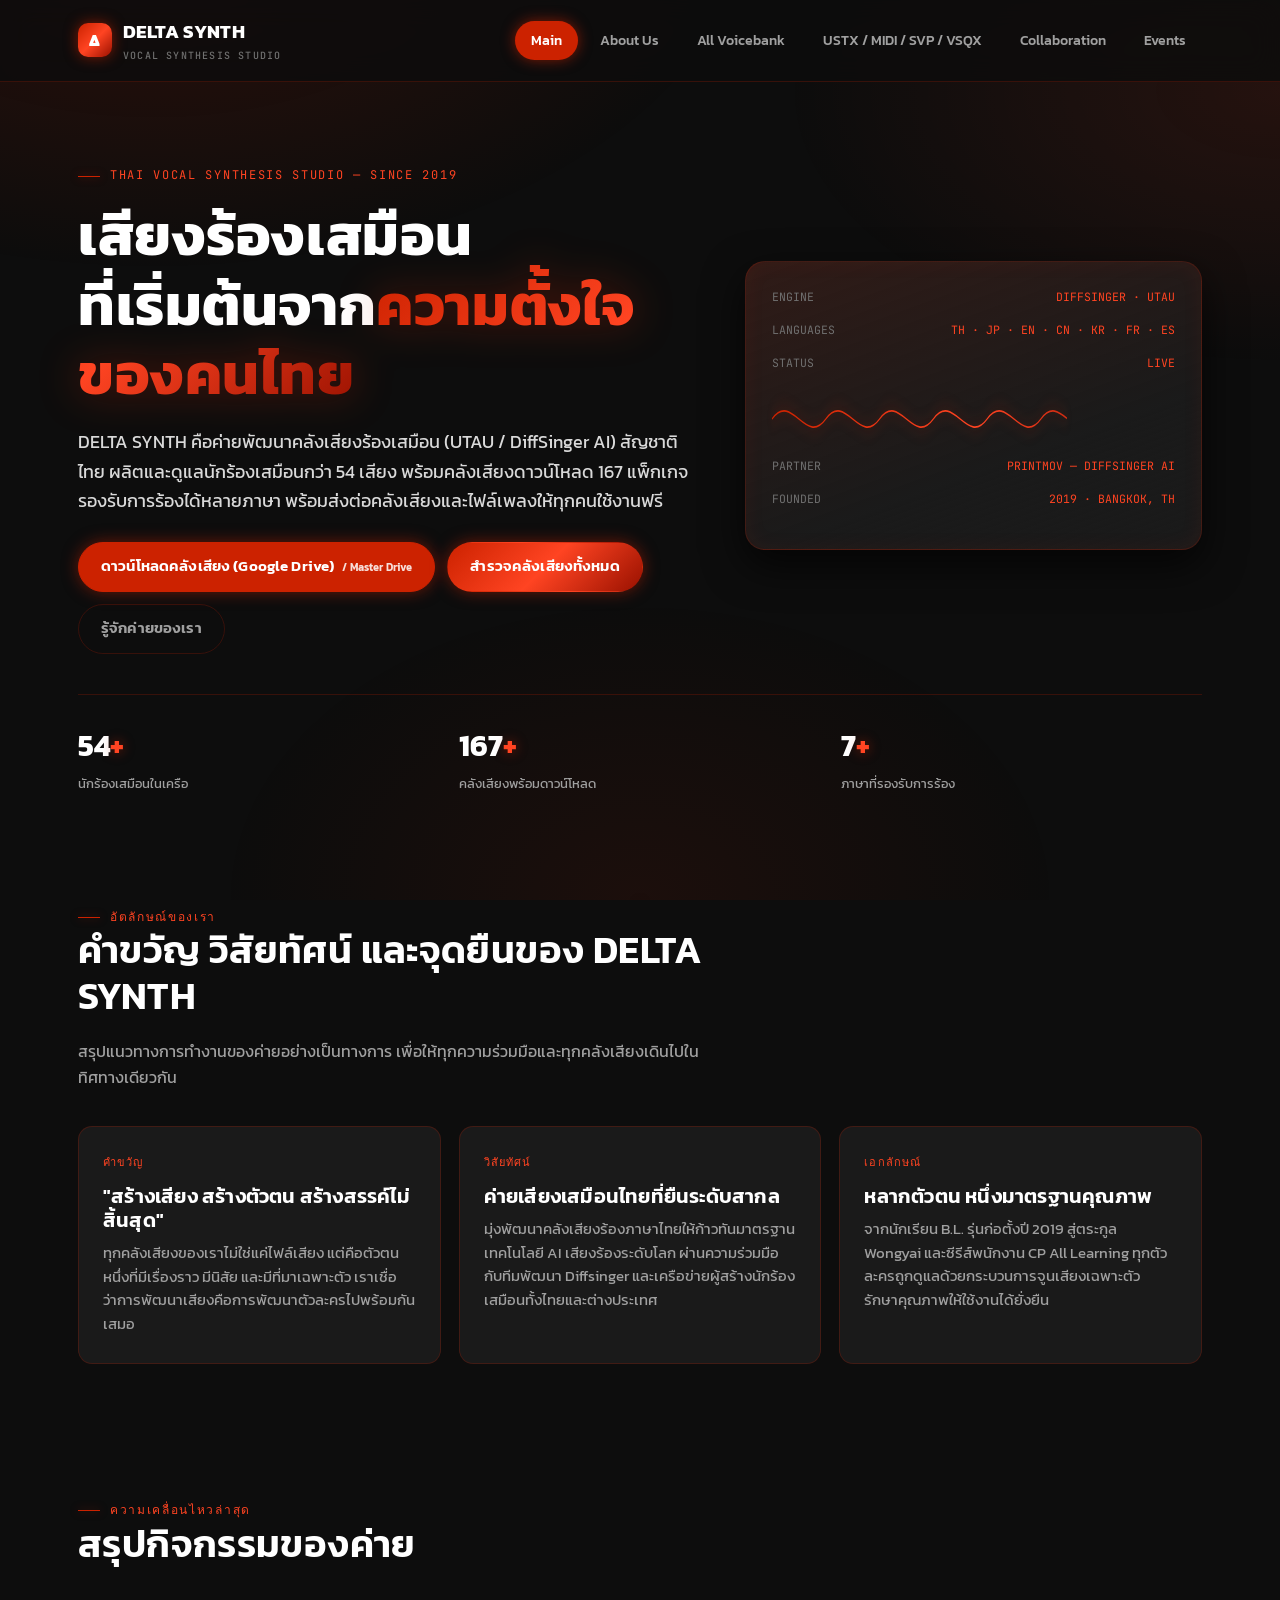
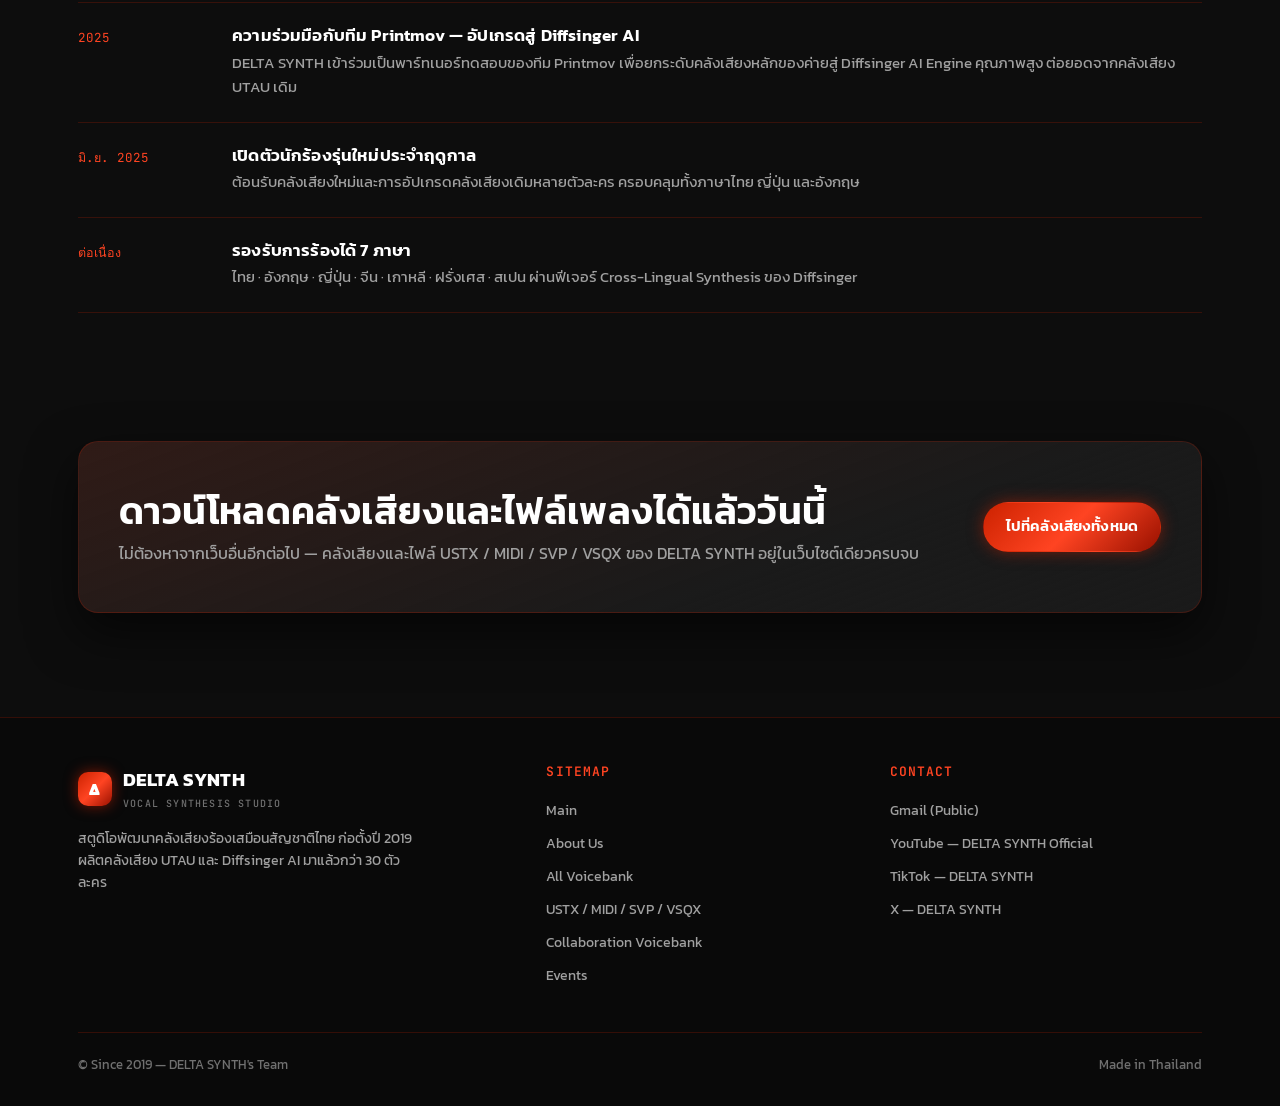
<file: index.html>
<!DOCTYPE html>
<html lang="th">
<head>
<meta charset="UTF-8">
<meta name="viewport" content="width=device-width, initial-scale=1">
<title>Main · DELTA SYNTH</title>
<meta name="description" content="DELTA SYNTH — ค่ายพัฒนาคลังเสียงร้องเสมือนสัญชาติไทย ตั้งแต่ปี 2019">
<link rel="canonical" href="https://delta-synth-studio-th.com/">
<!-- Open Graph / Social Media -->
<meta property="og:type" content="website">
<meta property="og:url" content="https://delta-synth-studio-th.com/">
<meta property="og:title" content="DELTA SYNTH — Thai Vocal Synthesis Studio">
<meta property="og:description" content="DELTA SYNTH — ค่ายพัฒนาคลังเสียงร้องเสมือนสัญชาติไทย (UTAU / DiffSinger AI) ตั้งแต่ปี 2019">
<meta property="og:image" content="https://delta-synth-studio-th.com/assets/images/voicebanks/Hikaru.png">
<!-- Twitter Cards -->
<meta name="twitter:card" content="summary_large_image">
<meta name="twitter:title" content="DELTA SYNTH — Thai Vocal Synthesis Studio">
<meta name="twitter:description" content="DELTA SYNTH — ค่ายพัฒนาคลังเสียงร้องเสมือนสัญชาติไทย (UTAU / DiffSinger AI) ตั้งแต่ปี 2019">
<meta name="twitter:image" content="https://delta-synth-studio-th.com/assets/images/voicebanks/Hikaru.png">
<link rel="preconnect" href="https://fonts.googleapis.com">
<link rel="preconnect" href="https://fonts.gstatic.com" crossorigin>
<link rel="icon" href="data:image/svg+xml,<svg xmlns=%22http://www.w3.org/2000/svg%22 viewBox=%220 0 100 100%22><rect width=%22100%22 height=%22100%22 rx=%2222%22 fill=%22%230a0b16%22/><path d=%22M15 55 Q30 25 40 55 T65 55 T90 45%22 stroke=%22%234fe3d0%22 stroke-width=%228%22 fill=%22none%22/></svg>">
<link rel="stylesheet" href="style.css">
</head>
<body>
<header class="site-header">
  <div class="nav">
    <a href="index.html" class="brand">
      <span class="brand-mark">Δ</span>
      <span>DELTA SYNTH<small>VOCAL SYNTHESIS STUDIO</small></span>
    </a>
    <nav class="nav-links">
      <a href="index.html" class="active">Main</a>
<a href="about.html">About Us</a>
<a href="voicebank.html">All Voicebank</a>
<a href="files.html">USTX / MIDI / SVP / VSQX</a>
<a href="collab.html">Collaboration</a>
<a href="events.html">Events</a>
    </nav>
    <button class="nav-toggle" aria-label="เปิดเมนู">
      <svg width="18" height="18" viewBox="0 0 18 18" fill="none"><path d="M1 4H17M1 9H17M1 14H17" stroke="currentColor" stroke-width="1.6" stroke-linecap="round"/></svg>
    </button>
  </div>
</header>
<main id="main-content">
<section class="hero">
  <div class="wrap">
    <div class="hero-grid">
      <div>
        <span class="eyebrow">Thai Vocal Synthesis Studio — Since 2019</span>
        <h1>เสียงร้องเสมือน<br>ที่เริ่มต้นจาก<span class="accent">ความตั้งใจของคนไทย</span></h1>
        <p class="lead">DELTA SYNTH คือค่ายพัฒนาคลังเสียงร้องเสมือน (UTAU / DiffSinger AI) สัญชาติไทย ผลิตและดูแลนักร้องเสมือนกว่า 54 เสียง พร้อมคลังเสียงดาวน์โหลด 167 แพ็กเกจ รองรับการร้องได้หลายภาษา พร้อมส่งต่อคลังเสียงและไฟล์เพลงให้ทุกคนใช้งานฟรี</p>
        <div class="hero-actions">
          <a href="https://drive.google.com/drive/folders/1tboFHk0sj2Util_1CGBvqEPfV-qqCvMx?usp=drive_link" target="_blank" rel="noopener noreferrer" class="btn btn-primary" style="background:#cc2200; border-color:#cc2200;"><span>ดาวน์โหลดคลังเสียง (Google Drive)</span><span style="font-size:11px; opacity:0.85;">/ Master Drive</span></a>
          <a href="voicebank.html" class="btn btn-primary">สำรวจคลังเสียงทั้งหมด</a>
          <a href="about.html" class="btn btn-ghost">รู้จักค่ายของเรา</a>
        </div>
      </div>
      <div class="hero-visual">
        <div class="mono-row"><span>ENGINE</span><span>DIFFSINGER · UTAU</span></div>
        <div class="mono-row"><span>LANGUAGES</span><span>TH · JP · EN · CN · KR · FR · ES</span></div>
        <div class="mono-row"><span>STATUS</span><span>LIVE</span></div>
        
<svg class="curve-rule" viewBox="0 0 1200 64" preserveAspectRatio="none" aria-hidden="true">
  <defs>
    <linearGradient id="curveGrad" x1="0" y1="0" x2="1" y2="0">
      <stop offset="0%" stop-color="#CC2200"/>
      <stop offset="50%" stop-color="#FF4422"/>
      <stop offset="100%" stop-color="#991100"/>
    </linearGradient>
  </defs>
  <path d="M0,32 C60,4 100,60 160,32 C220,4 260,60 320,32 C380,4 420,60 480,32
           C540,4 580,60 640,32 C700,4 740,60 800,32 C860,4 900,60 960,32
           C1020,4 1060,60 1120,32 C1150,18 1180,32 1200,32"/>
</svg>

        <div class="mono-row" style="margin-top:6px;"><span>PARTNER</span><span>PRINTMOV — DIFFSINGER AI</span></div>
        <div class="mono-row"><span>FOUNDED</span><span>2019 · BANGKOK, TH</span></div>
      </div>
    </div>

    <div class="stat-strip">
      <div><div class="n">54<span>+</span></div><div class="l">นักร้องเสมือนในเครือ</div></div>
      <div><div class="n">167<span>+</span></div><div class="l">คลังเสียงพร้อมดาวน์โหลด</div></div>
      <div><div class="n">7<span>+</span></div><div class="l">ภาษาที่รองรับการร้อง</div></div>
    </div>
  </div>
</section>

<section>
  <div class="wrap">
    <div class="section-head">
      <span class="eyebrow">อัตลักษณ์ของเรา</span>
      <h2>คำขวัญ วิสัยทัศน์ และจุดยืนของ DELTA SYNTH</h2>
      <p>สรุปแนวทางการทำงานของค่ายอย่างเป็นทางการ เพื่อให้ทุกความร่วมมือและทุกคลังเสียงเดินไปในทิศทางเดียวกัน</p>
    </div>
    <div class="pillars">
      <div class="pillar">
        <span class="tag">คำขวัญ</span>
        <h3>"สร้างเสียง สร้างตัวตน สร้างสรรค์ไม่สิ้นสุด"</h3>
        <p>ทุกคลังเสียงของเราไม่ใช่แค่ไฟล์เสียง แต่คือตัวตนหนึ่งที่มีเรื่องราว มีนิสัย และมีที่มาเฉพาะตัว เราเชื่อว่าการพัฒนาเสียงคือการพัฒนาตัวละครไปพร้อมกันเสมอ</p>
      </div>
      <div class="pillar">
        <span class="tag">วิสัยทัศน์</span>
        <h3>ค่ายเสียงเสมือนไทยที่ยืนระดับสากล</h3>
        <p>มุ่งพัฒนาคลังเสียงร้องภาษาไทยให้ก้าวทันมาตรฐานเทคโนโลยี AI เสียงร้องระดับโลก ผ่านความร่วมมือกับทีมพัฒนา Diffsinger และเครือข่ายผู้สร้างนักร้องเสมือนทั้งไทยและต่างประเทศ</p>
      </div>
      <div class="pillar">
        <span class="tag">เอกลักษณ์</span>
        <h3>หลากตัวตน หนึ่งมาตรฐานคุณภาพ</h3>
        <p>จากนักเรียน B.L. รุ่นก่อตั้งปี 2019 สู่ตระกูล Wongyai และซีรีส์พนักงาน CP All Learning ทุกตัวละครถูกดูแลด้วยกระบวนการจูนเสียงเฉพาะตัว รักษาคุณภาพให้ใช้งานได้ยั่งยืน</p>
      </div>
    </div>
  </div>
</section>

<section>
  <div class="wrap">
    <div class="section-head">
      <span class="eyebrow">ความเคลื่อนไหวล่าสุด</span>
      <h2>สรุปกิจกรรมของค่าย</h2>
    </div>
    <div class="feed">
      <div class="feed-item">
        <div class="date">2025</div>
        <div>
          <h4>ความร่วมมือกับทีม Printmov — อัปเกรดสู่ Diffsinger AI</h4>
          <p>DELTA SYNTH เข้าร่วมเป็นพาร์ทเนอร์ทดสอบของทีม Printmov เพื่อยกระดับคลังเสียงหลักของค่ายสู่ Diffsinger AI Engine คุณภาพสูง ต่อยอดจากคลังเสียง UTAU เดิม</p>
        </div>
      </div>
      <div class="feed-item">
        <div class="date">มิ.ย. 2025</div>
        <div>
          <h4>เปิดตัวนักร้องรุ่นใหม่ประจำฤดูกาล</h4>
          <p>ต้อนรับคลังเสียงใหม่และการอัปเกรดคลังเสียงเดิมหลายตัวละคร ครอบคลุมทั้งภาษาไทย ญี่ปุ่น และอังกฤษ</p>
        </div>
      </div>
      <div class="feed-item">
        <div class="date">ต่อเนื่อง</div>
        <div>
          <h4>รองรับการร้องได้ 7 ภาษา</h4>
          <p>ไทย · อังกฤษ · ญี่ปุ่น · จีน · เกาหลี · ฝรั่งเศส · สเปน ผ่านฟีเจอร์ Cross-Lingual Synthesis ของ Diffsinger</p>
        </div>
      </div>
    </div>
  </div>
</section>

<section>
  <div class="wrap">
    <div class="cta-band">
      <div>
        <h2>ดาวน์โหลดคลังเสียงและไฟล์เพลงได้แล้ววันนี้</h2>
        <p>ไม่ต้องหาจากเว็บอื่นอีกต่อไป — คลังเสียงและไฟล์ USTX / MIDI / SVP / VSQX ของ DELTA SYNTH อยู่ในเว็บไซต์เดียวครบจบ</p>
      </div>
      <a href="voicebank.html" class="btn btn-primary">ไปที่คลังเสียงทั้งหมด</a>
    </div>
  </div>
</section>
</main>
<footer>
  <div class="wrap">
    <div class="footer-grid">
      <div>
        <div class="brand" style="margin-bottom:14px;">
          <span class="brand-mark">Δ</span>
          <span>DELTA SYNTH<small>VOCAL SYNTHESIS STUDIO</small></span>
        </div>
        <p style="max-width:340px; font-size:13.5px;">สตูดิโอพัฒนาคลังเสียงร้องเสมือนสัญชาติไทย ก่อตั้งปี 2019 ผลิตคลังเสียง UTAU และ Diffsinger AI มาแล้วกว่า 30 ตัวละคร</p>
      </div>
      <div class="footer-links">
        <h4>Sitemap</h4>
        <a href="index.html">Main</a>
        <a href="about.html">About Us</a>
        <a href="voicebank.html">All Voicebank</a>
        <a href="files.html">USTX / MIDI / SVP / VSQX</a>
        <a href="collab.html">Collaboration Voicebank</a>
        <a href="events.html">Events</a>
      </div>
      <div class="footer-links">
        <h4>Contact</h4>
        <a href="mailto:delta.vocaloid09378@gmail.com">Gmail (Public)</a>
        <a href="#">YouTube — DELTA SYNTH Official</a>
        <a href="#">TikTok — DELTA SYNTH</a>
        <a href="#">X — DELTA SYNTH</a>
      </div>
    </div>
    <div class="footer-bottom">
      <span>© Since 2019 — DELTA SYNTH's Team</span>
      <span>Made in Thailand</span>
    </div>
  </div>
</footer>
<script src="script.js"></script>
</body>
</html>
</file>
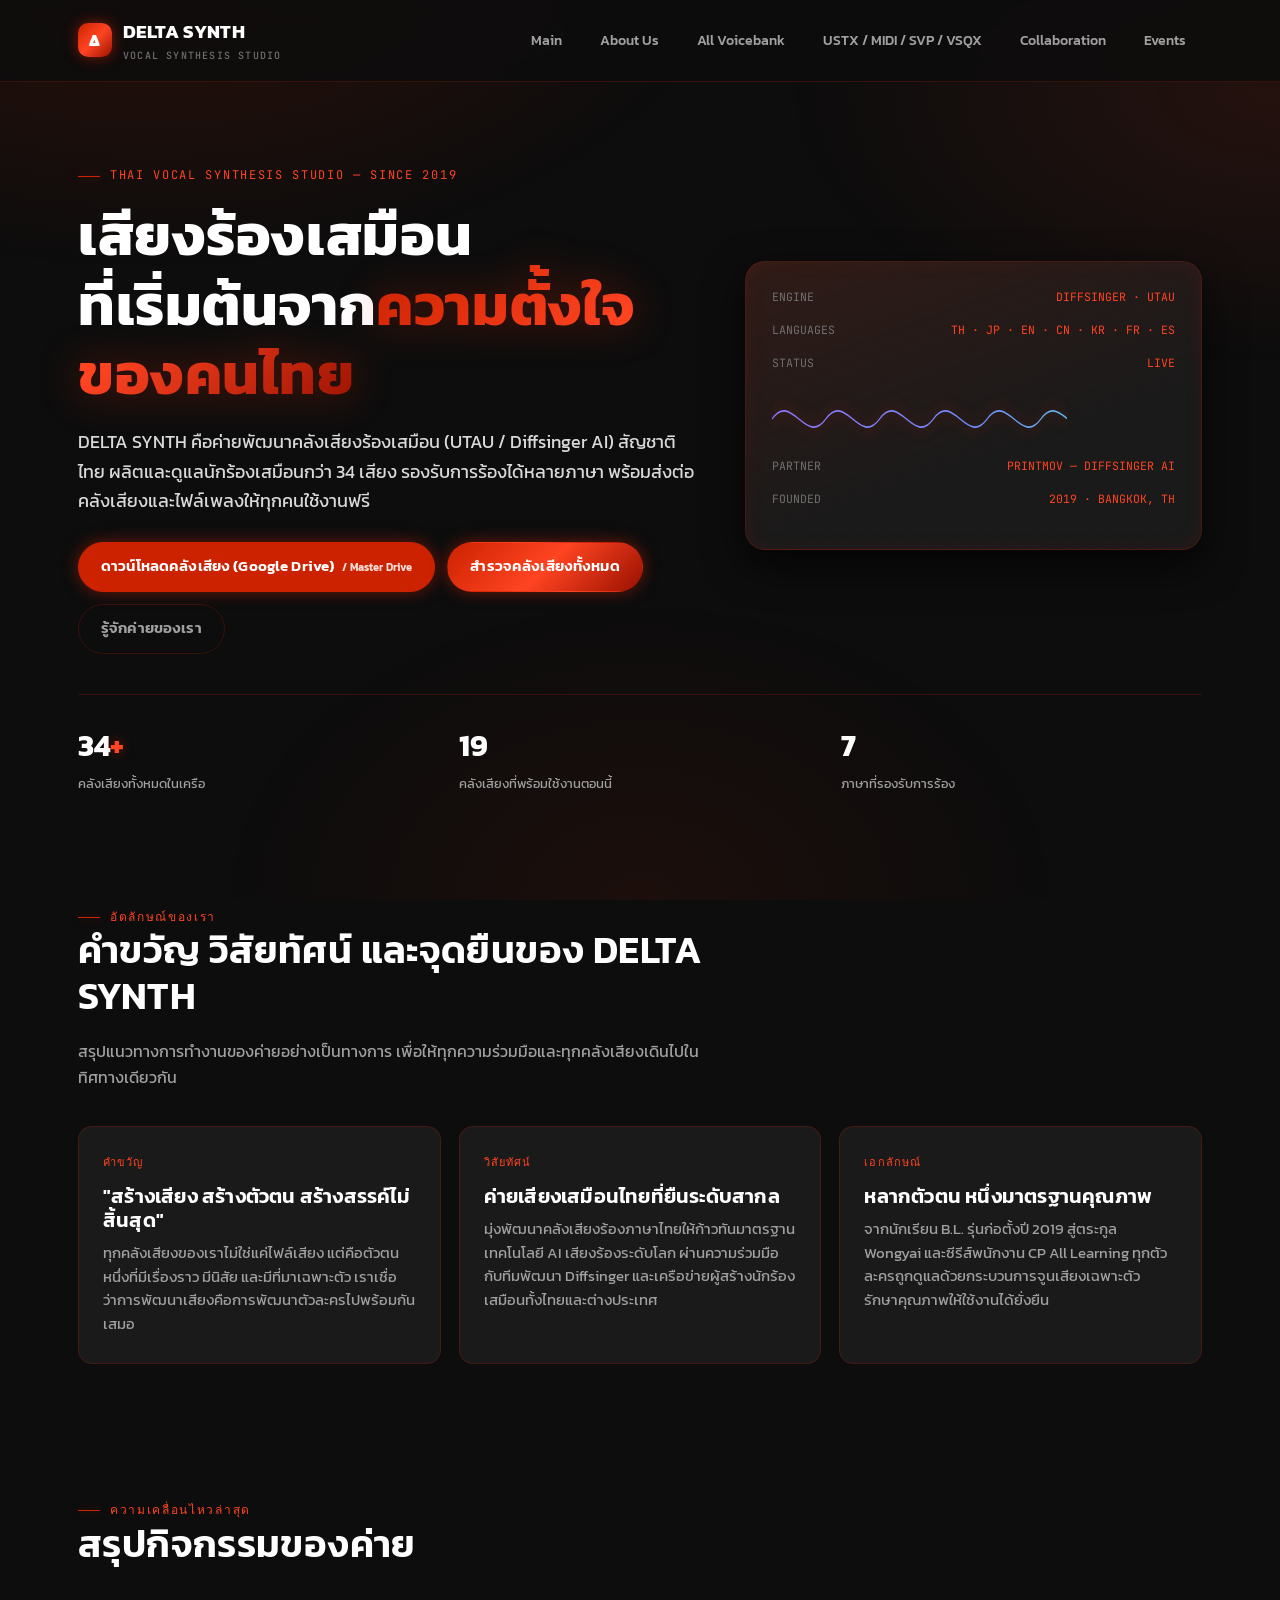
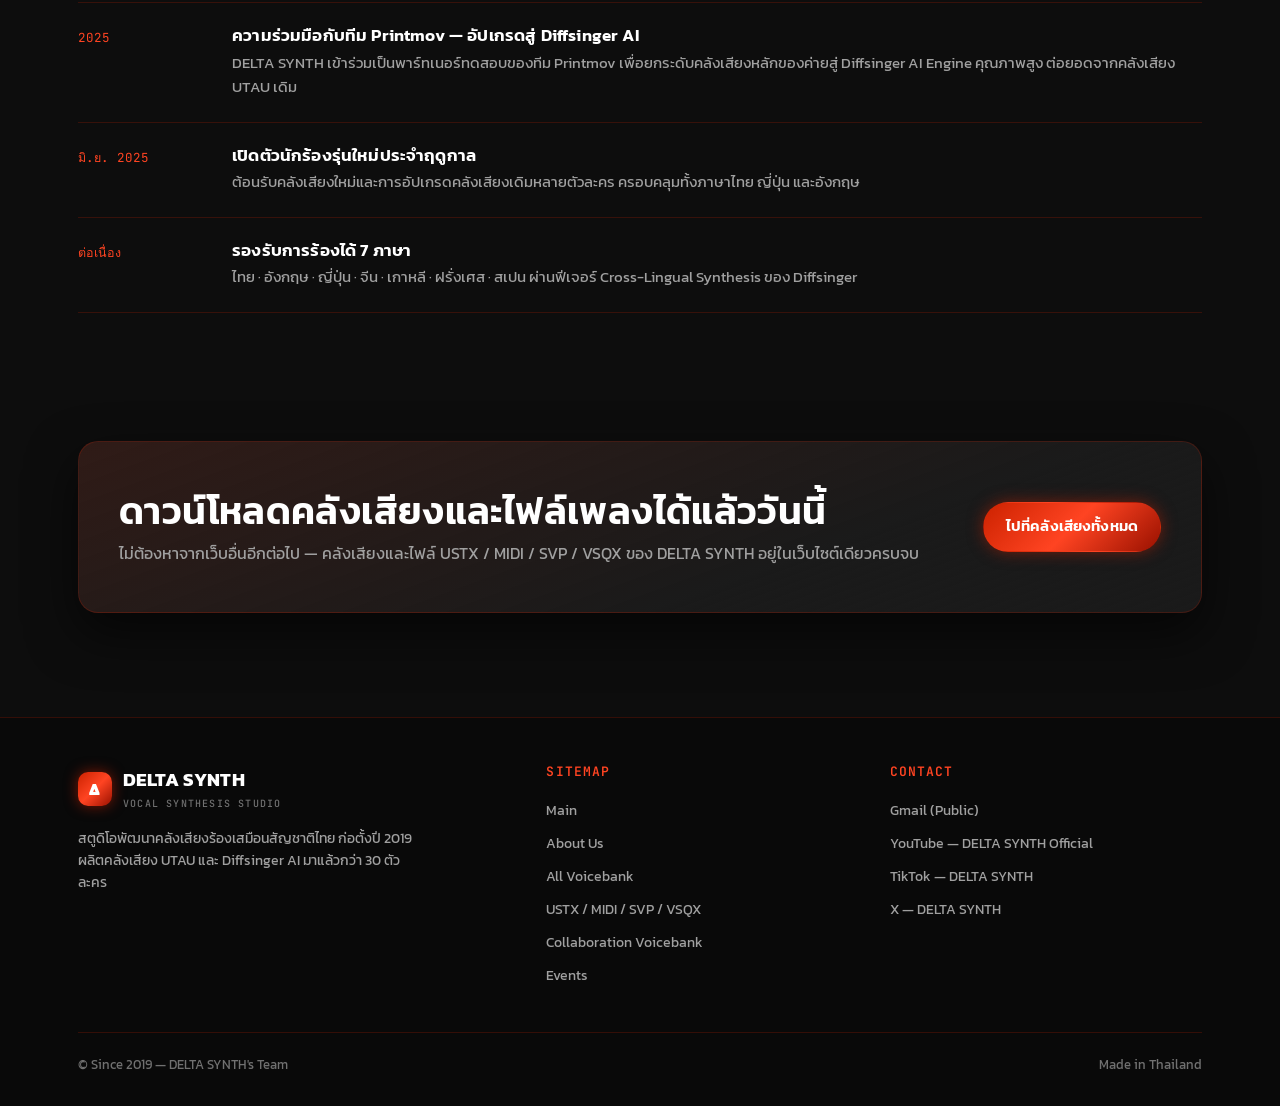
<file: 1._Main _ DELTA SYNTH.html>
<!DOCTYPE html>
<html lang="th">
<head>
<meta charset="UTF-8">
<meta name="viewport" content="width=device-width, initial-scale=1">
<title>Main · DELTA SYNTH</title>
<meta name="description" content="DELTA SYNTH — ค่ายพัฒนาคลังเสียงร้องเสมือนสัญชาติไทย ตั้งแต่ปี 2019">
<link rel="icon" href="data:image/svg+xml,<svg xmlns=%22http://www.w3.org/2000/svg%22 viewBox=%220 0 100 100%22><rect width=%22100%22 height=%22100%22 rx=%2222%22 fill=%22%230a0b16%22/><path d=%22M15 55 Q30 25 40 55 T65 55 T90 45%22 stroke=%22%234fe3d0%22 stroke-width=%228%22 fill=%22none%22/></svg>">
<link rel="stylesheet" href="style.css">
</head>
<body>
<header class="site-header">
  <div class="nav">
    <a href="index.html" class="brand">
      <span class="brand-mark">Δ</span>
      <span>DELTA SYNTH<small>VOCAL SYNTHESIS STUDIO</small></span>
    </a>
    <nav class="nav-links">
      <a href="index.html" class="active">Main</a>
<a href="about.html">About Us</a>
<a href="voicebank.html">All Voicebank</a>
<a href="files.html">USTX / MIDI / SVP / VSQX</a>
<a href="collab.html">Collaboration</a>
<a href="events.html">Events</a>
    </nav>
    <button class="nav-toggle" aria-label="เปิดเมนู">
      <svg width="18" height="18" viewBox="0 0 18 18" fill="none"><path d="M1 4H17M1 9H17M1 14H17" stroke="currentColor" stroke-width="1.6" stroke-linecap="round"/></svg>
    </button>
  </div>
</header>

<section class="hero">
  <div class="wrap">
    <div class="hero-grid">
      <div>
        <span class="eyebrow">Thai Vocal Synthesis Studio — Since 2019</span>
        <h1>เสียงร้องเสมือน<br>ที่เริ่มต้นจาก<span class="accent">ความตั้งใจของคนไทย</span></h1>
        <p class="lead">DELTA SYNTH คือค่ายพัฒนาคลังเสียงร้องเสมือน (UTAU / Diffsinger AI) สัญชาติไทย ผลิตและดูแลนักร้องเสมือนกว่า 34 เสียง รองรับการร้องได้หลายภาษา พร้อมส่งต่อคลังเสียงและไฟล์เพลงให้ทุกคนใช้งานฟรี</p>
        <div class="hero-actions">
          <a href="https://drive.google.com/drive/folders/1tboFHk0sj2Util_1CGBvqEPfV-qqCvMx?usp=drive_link" target="_blank" rel="noopener noreferrer" class="btn btn-primary" style="background:#cc2200; border-color:#cc2200;"><span>ดาวน์โหลดคลังเสียง (Google Drive)</span><span style="font-size:11px; opacity:0.85;">/ Master Drive</span></a>
          <a href="voicebank.html" class="btn btn-primary">สำรวจคลังเสียงทั้งหมด</a>
          <a href="about.html" class="btn btn-ghost">รู้จักค่ายของเรา</a>
        </div>
      </div>
      <div class="hero-visual">
        <div class="mono-row"><span>ENGINE</span><span>DIFFSINGER · UTAU</span></div>
        <div class="mono-row"><span>LANGUAGES</span><span>TH · JP · EN · CN · KR · FR · ES</span></div>
        <div class="mono-row"><span>STATUS</span><span>LIVE</span></div>
        
<svg class="curve-rule" viewBox="0 0 1200 64" preserveAspectRatio="none" aria-hidden="true">
  <defs>
    <linearGradient id="curveGrad" x1="0" y1="0" x2="1" y2="0">
      <stop offset="0%" stop-color="#9075ff"/>
      <stop offset="50%" stop-color="#6f8dff"/>
      <stop offset="100%" stop-color="#4fe3d0"/>
    </linearGradient>
  </defs>
  <path d="M0,32 C60,4 100,60 160,32 C220,4 260,60 320,32 C380,4 420,60 480,32
           C540,4 580,60 640,32 C700,4 740,60 800,32 C860,4 900,60 960,32
           C1020,4 1060,60 1120,32 C1150,18 1180,32 1200,32"/>
</svg>

        <div class="mono-row" style="margin-top:6px;"><span>PARTNER</span><span>PRINTMOV — DIFFSINGER AI</span></div>
        <div class="mono-row"><span>FOUNDED</span><span>2019 · BANGKOK, TH</span></div>
      </div>
    </div>

    <div class="stat-strip">
      <div><div class="n">34<span>+</span></div><div class="l">คลังเสียงทั้งหมดในเครือ</div></div>
      <div><div class="n">19</div><div class="l">คลังเสียงที่พร้อมใช้งานตอนนี้</div></div>
      <div><div class="n">7</div><div class="l">ภาษาที่รองรับการร้อง</div></div>
    </div>
  </div>
</section>

<section>
  <div class="wrap">
    <div class="section-head">
      <span class="eyebrow">อัตลักษณ์ของเรา</span>
      <h2>คำขวัญ วิสัยทัศน์ และจุดยืนของ DELTA SYNTH</h2>
      <p>สรุปแนวทางการทำงานของค่ายอย่างเป็นทางการ เพื่อให้ทุกความร่วมมือและทุกคลังเสียงเดินไปในทิศทางเดียวกัน</p>
    </div>
    <div class="pillars">
      <div class="pillar">
        <span class="tag">คำขวัญ</span>
        <h3>"สร้างเสียง สร้างตัวตน สร้างสรรค์ไม่สิ้นสุด"</h3>
        <p>ทุกคลังเสียงของเราไม่ใช่แค่ไฟล์เสียง แต่คือตัวตนหนึ่งที่มีเรื่องราว มีนิสัย และมีที่มาเฉพาะตัว เราเชื่อว่าการพัฒนาเสียงคือการพัฒนาตัวละครไปพร้อมกันเสมอ</p>
      </div>
      <div class="pillar">
        <span class="tag">วิสัยทัศน์</span>
        <h3>ค่ายเสียงเสมือนไทยที่ยืนระดับสากล</h3>
        <p>มุ่งพัฒนาคลังเสียงร้องภาษาไทยให้ก้าวทันมาตรฐานเทคโนโลยี AI เสียงร้องระดับโลก ผ่านความร่วมมือกับทีมพัฒนา Diffsinger และเครือข่ายผู้สร้างนักร้องเสมือนทั้งไทยและต่างประเทศ</p>
      </div>
      <div class="pillar">
        <span class="tag">เอกลักษณ์</span>
        <h3>หลากตัวตน หนึ่งมาตรฐานคุณภาพ</h3>
        <p>จากนักเรียน B.L. รุ่นก่อตั้งปี 2019 สู่ตระกูล Wongyai และซีรีส์พนักงาน CP All Learning ทุกตัวละครถูกดูแลด้วยกระบวนการจูนเสียงเฉพาะตัว รักษาคุณภาพให้ใช้งานได้ยั่งยืน</p>
      </div>
    </div>
  </div>
</section>

<section>
  <div class="wrap">
    <div class="section-head">
      <span class="eyebrow">ความเคลื่อนไหวล่าสุด</span>
      <h2>สรุปกิจกรรมของค่าย</h2>
    </div>
    <div class="feed">
      <div class="feed-item">
        <div class="date">2025</div>
        <div>
          <h4>ความร่วมมือกับทีม Printmov — อัปเกรดสู่ Diffsinger AI</h4>
          <p>DELTA SYNTH เข้าร่วมเป็นพาร์ทเนอร์ทดสอบของทีม Printmov เพื่อยกระดับคลังเสียงหลักของค่ายสู่ Diffsinger AI Engine คุณภาพสูง ต่อยอดจากคลังเสียง UTAU เดิม</p>
        </div>
      </div>
      <div class="feed-item">
        <div class="date">มิ.ย. 2025</div>
        <div>
          <h4>เปิดตัวนักร้องรุ่นใหม่ประจำฤดูกาล</h4>
          <p>ต้อนรับคลังเสียงใหม่และการอัปเกรดคลังเสียงเดิมหลายตัวละคร ครอบคลุมทั้งภาษาไทย ญี่ปุ่น และอังกฤษ</p>
        </div>
      </div>
      <div class="feed-item">
        <div class="date">ต่อเนื่อง</div>
        <div>
          <h4>รองรับการร้องได้ 7 ภาษา</h4>
          <p>ไทย · อังกฤษ · ญี่ปุ่น · จีน · เกาหลี · ฝรั่งเศส · สเปน ผ่านฟีเจอร์ Cross-Lingual Synthesis ของ Diffsinger</p>
        </div>
      </div>
    </div>
  </div>
</section>

<section>
  <div class="wrap">
    <div class="cta-band">
      <div>
        <h2>ดาวน์โหลดคลังเสียงและไฟล์เพลงได้แล้ววันนี้</h2>
        <p>ไม่ต้องหาจากเว็บอื่นอีกต่อไป — คลังเสียงและไฟล์ USTX / MIDI / SVP / VSQX ของ DELTA SYNTH อยู่ในเว็บไซต์เดียวครบจบ</p>
      </div>
      <a href="voicebank.html" class="btn btn-primary">ไปที่คลังเสียงทั้งหมด</a>
    </div>
  </div>
</section>
<footer>
  <div class="wrap">
    <div class="footer-grid">
      <div>
        <div class="brand" style="margin-bottom:14px;">
          <span class="brand-mark">Δ</span>
          <span>DELTA SYNTH<small>VOCAL SYNTHESIS STUDIO</small></span>
        </div>
        <p style="max-width:340px; font-size:13.5px;">สตูดิโอพัฒนาคลังเสียงร้องเสมือนสัญชาติไทย ก่อตั้งปี 2019 ผลิตคลังเสียง UTAU และ Diffsinger AI มาแล้วกว่า 30 ตัวละคร</p>
      </div>
      <div class="footer-links">
        <h4>Sitemap</h4>
        <a href="index.html">Main</a>
        <a href="about.html">About Us</a>
        <a href="voicebank.html">All Voicebank</a>
        <a href="files.html">USTX / MIDI / SVP / VSQX</a>
        <a href="collab.html">Collaboration Voicebank</a>
        <a href="events.html">Events</a>
      </div>
      <div class="footer-links">
        <h4>Contact</h4>
        <a href="mailto:delta.vocaloid09378@gmail.com">Gmail (Public)</a>
        <a href="#">YouTube — DELTA SYNTH Official</a>
        <a href="#">TikTok — DELTA SYNTH</a>
        <a href="#">X — DELTA SYNTH</a>
      </div>
    </div>
    <div class="footer-bottom">
      <span>© Since 2019 — DELTA SYNTH's Team</span>
      <span>Made in Thailand</span>
    </div>
  </div>
</footer>
<script src="script.js"></script>
</body>
</html>
</file>
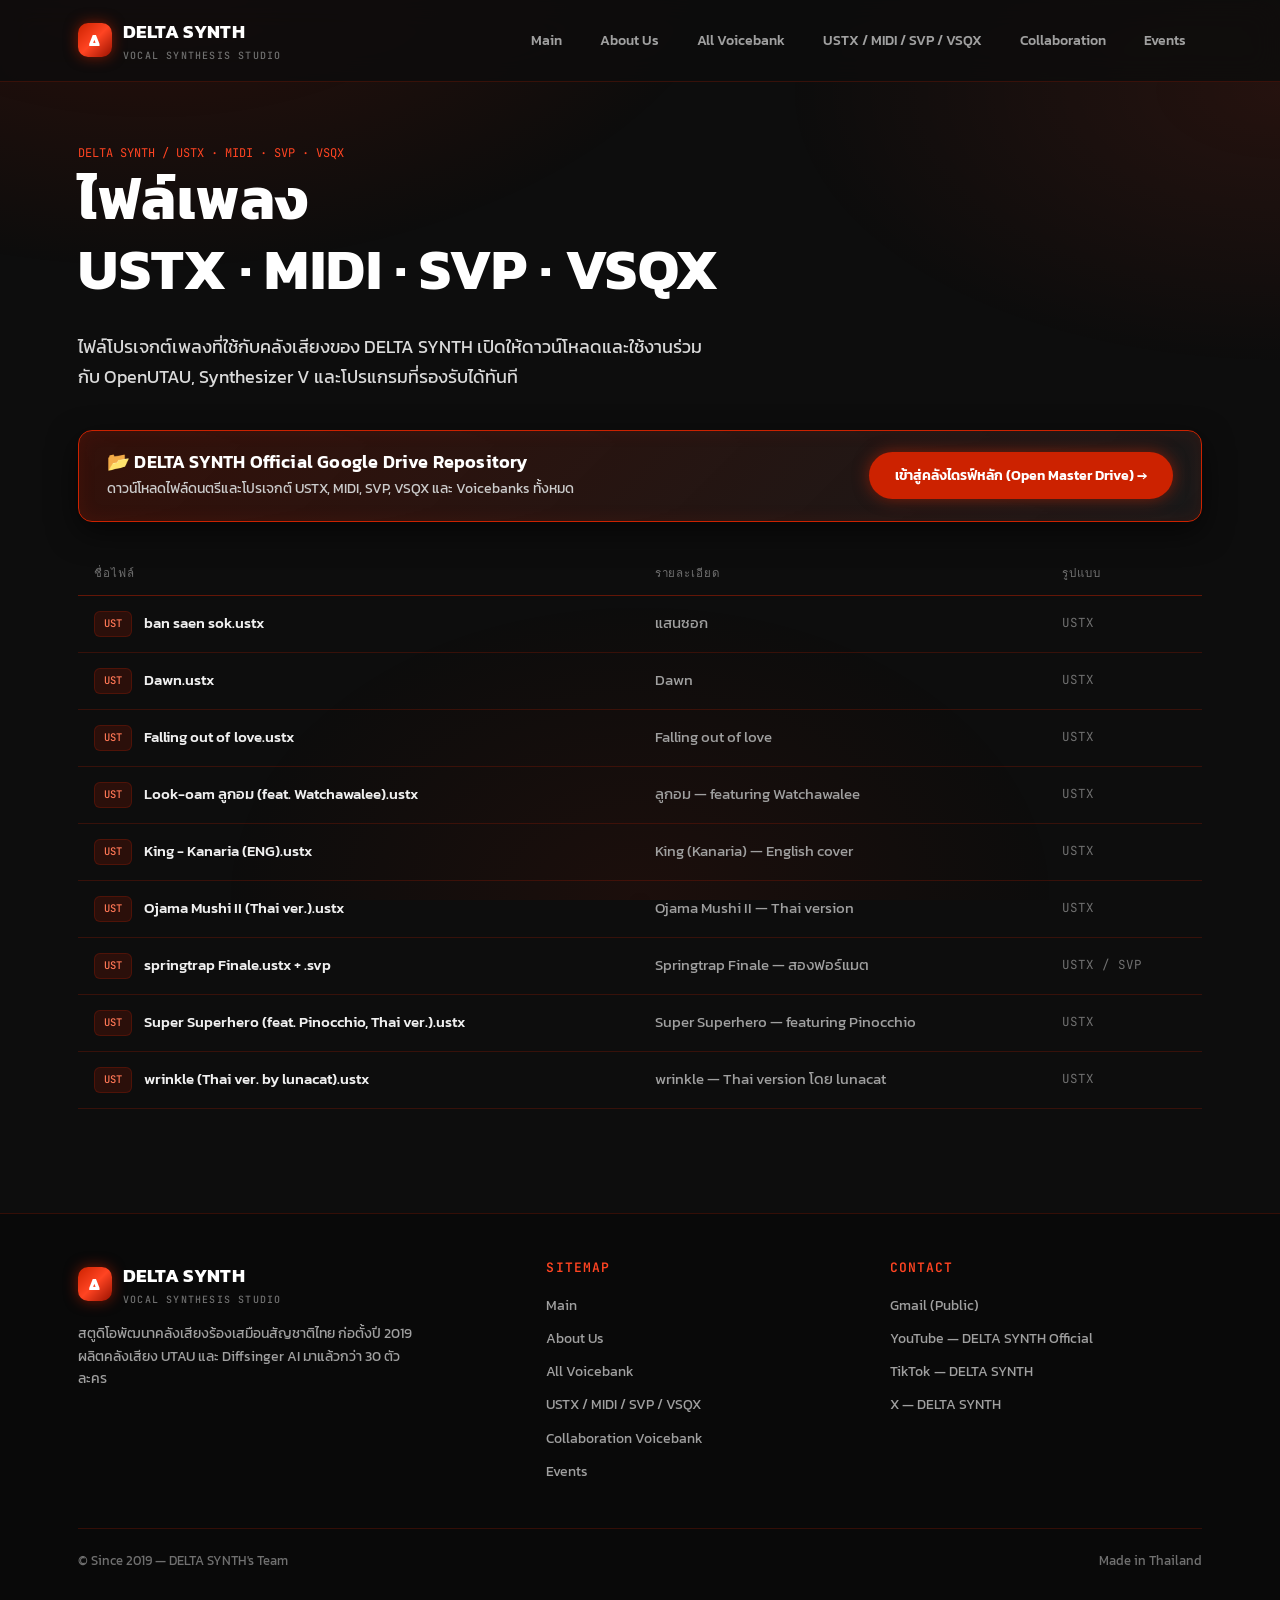
<file: 4._USTX, MIDI, SVP and VSQX file _ DELTA SYNTH.html>
<!DOCTYPE html>
<html lang="th">
<head>
<meta charset="UTF-8">
<meta name="viewport" content="width=device-width, initial-scale=1">
<title>USTX, MIDI, SVP and VSQX file · DELTA SYNTH</title>
<meta name="description" content="ไฟล์โปรเจกต์เพลง USTX / MIDI / SVP / VSQX ของ DELTA SYNTH">
<link rel="icon" href="data:image/svg+xml,<svg xmlns=%22http://www.w3.org/2000/svg%22 viewBox=%220 0 100 100%22><rect width=%22100%22 height=%22100%22 rx=%2222%22 fill=%22%230a0b16%22/><path d=%22M15 55 Q30 25 40 55 T65 55 T90 45%22 stroke=%22%234fe3d0%22 stroke-width=%228%22 fill=%22none%22/></svg>">
<link rel="stylesheet" href="style.css">
</head>
<body>
<header class="site-header">
  <div class="nav">
    <a href="index.html" class="brand">
      <span class="brand-mark">Δ</span>
      <span>DELTA SYNTH<small>VOCAL SYNTHESIS STUDIO</small></span>
    </a>
    <nav class="nav-links">
      <a href="index.html">Main</a>
<a href="about.html">About Us</a>
<a href="voicebank.html">All Voicebank</a>
<a href="files.html" class="active">USTX / MIDI / SVP / VSQX</a>
<a href="collab.html">Collaboration</a>
<a href="events.html">Events</a>
    </nav>
    <button class="nav-toggle" aria-label="เปิดเมนู">
      <svg width="18" height="18" viewBox="0 0 18 18" fill="none"><path d="M1 4H17M1 9H17M1 14H17" stroke="currentColor" stroke-width="1.6" stroke-linecap="round"/></svg>
    </button>
  </div>
</header>

<section class="page-hero">
  <div class="wrap">
    <span class="crumb">DELTA SYNTH / USTX · MIDI · SVP · VSQX</span>
    <h1>ไฟล์เพลง<br>USTX · MIDI · SVP · VSQX</h1>
    <p class="lead" style="max-width:640px;">ไฟล์โปรเจกต์เพลงที่ใช้กับคลังเสียงของ DELTA SYNTH เปิดให้ดาวน์โหลดและใช้งานร่วมกับ OpenUTAU, Synthesizer V และโปรแกรมที่รองรับได้ทันที</p>
  </div>
</section>

<section style="padding-top:0;">
  <div class="wrap">
    <div class="banner-drive">
      <div>
        <h3 style="margin: 0; color: #fff; font-size: 1.15em;">📂 DELTA SYNTH Official Google Drive Repository</h3>
        <p style="margin: 4px 0 0; color: #ccc; font-size: 0.9em;">ดาวน์โหลดไฟล์ดนตรีและโปรเจกต์ USTX, MIDI, SVP, VSQX และ Voicebanks ทั้งหมด</p>
      </div>
      <a class="btn-drive" href="https://drive.google.com/drive/folders/1tboFHk0sj2Util_1CGBvqEPfV-qqCvMx?usp=drive_link" target="_blank" rel="noopener noreferrer">
        เข้าสู่คลังไดรฟ์หลัก (Open Master Drive) →
      </a>
    </div>
    <table class="file-table">
      <thead><tr><th>ชื่อไฟล์</th><th>รายละเอียด</th><th>รูปแบบ</th></tr></thead>
      <tbody>
        <tr>
      <td><div class="file-name"><span class="file-ext">UST</span>ban saen sok.ustx</div></td>
      <td style="color:var(--muted);">แสนซอก</td>
      <td style="color:var(--muted-2); font-family:var(--font-mono); font-size:12.5px;">USTX</td>
    </tr><tr>
      <td><div class="file-name"><span class="file-ext">UST</span>Dawn.ustx</div></td>
      <td style="color:var(--muted);">Dawn</td>
      <td style="color:var(--muted-2); font-family:var(--font-mono); font-size:12.5px;">USTX</td>
    </tr><tr>
      <td><div class="file-name"><span class="file-ext">UST</span>Falling out of love.ustx</div></td>
      <td style="color:var(--muted);">Falling out of love</td>
      <td style="color:var(--muted-2); font-family:var(--font-mono); font-size:12.5px;">USTX</td>
    </tr><tr>
      <td><div class="file-name"><span class="file-ext">UST</span>Look-oam ลูกอม (feat. Watchawalee).ustx</div></td>
      <td style="color:var(--muted);">ลูกอม — featuring Watchawalee</td>
      <td style="color:var(--muted-2); font-family:var(--font-mono); font-size:12.5px;">USTX</td>
    </tr><tr>
      <td><div class="file-name"><span class="file-ext">UST</span>King - Kanaria (ENG).ustx</div></td>
      <td style="color:var(--muted);">King (Kanaria) — English cover</td>
      <td style="color:var(--muted-2); font-family:var(--font-mono); font-size:12.5px;">USTX</td>
    </tr><tr>
      <td><div class="file-name"><span class="file-ext">UST</span>Ojama Mushi II (Thai ver.).ustx</div></td>
      <td style="color:var(--muted);">Ojama Mushi II — Thai version</td>
      <td style="color:var(--muted-2); font-family:var(--font-mono); font-size:12.5px;">USTX</td>
    </tr><tr>
      <td><div class="file-name"><span class="file-ext">UST</span>springtrap Finale.ustx + .svp</div></td>
      <td style="color:var(--muted);">Springtrap Finale — สองฟอร์แมต</td>
      <td style="color:var(--muted-2); font-family:var(--font-mono); font-size:12.5px;">USTX / SVP</td>
    </tr><tr>
      <td><div class="file-name"><span class="file-ext">UST</span>Super Superhero (feat. Pinocchio, Thai ver.).ustx</div></td>
      <td style="color:var(--muted);">Super Superhero — featuring Pinocchio</td>
      <td style="color:var(--muted-2); font-family:var(--font-mono); font-size:12.5px;">USTX</td>
    </tr><tr>
      <td><div class="file-name"><span class="file-ext">UST</span>wrinkle (Thai ver. by lunacat).ustx</div></td>
      <td style="color:var(--muted);">wrinkle — Thai version โดย lunacat</td>
      <td style="color:var(--muted-2); font-family:var(--font-mono); font-size:12.5px;">USTX</td>
    </tr>
      </tbody>
    </table>
  </div>
</section>
<footer>
  <div class="wrap">
    <div class="footer-grid">
      <div>
        <div class="brand" style="margin-bottom:14px;">
          <span class="brand-mark">Δ</span>
          <span>DELTA SYNTH<small>VOCAL SYNTHESIS STUDIO</small></span>
        </div>
        <p style="max-width:340px; font-size:13.5px;">สตูดิโอพัฒนาคลังเสียงร้องเสมือนสัญชาติไทย ก่อตั้งปี 2019 ผลิตคลังเสียง UTAU และ Diffsinger AI มาแล้วกว่า 30 ตัวละคร</p>
      </div>
      <div class="footer-links">
        <h4>Sitemap</h4>
        <a href="index.html">Main</a>
        <a href="about.html">About Us</a>
        <a href="voicebank.html">All Voicebank</a>
        <a href="files.html">USTX / MIDI / SVP / VSQX</a>
        <a href="collab.html">Collaboration Voicebank</a>
        <a href="events.html">Events</a>
      </div>
      <div class="footer-links">
        <h4>Contact</h4>
        <a href="mailto:delta.vocaloid09378@gmail.com">Gmail (Public)</a>
        <a href="#">YouTube — DELTA SYNTH Official</a>
        <a href="#">TikTok — DELTA SYNTH</a>
        <a href="#">X — DELTA SYNTH</a>
      </div>
    </div>
    <div class="footer-bottom">
      <span>© Since 2019 — DELTA SYNTH's Team</span>
      <span>Made in Thailand</span>
    </div>
  </div>
</footer>
<script src="script.js"></script>
</body>
</html>
</file>
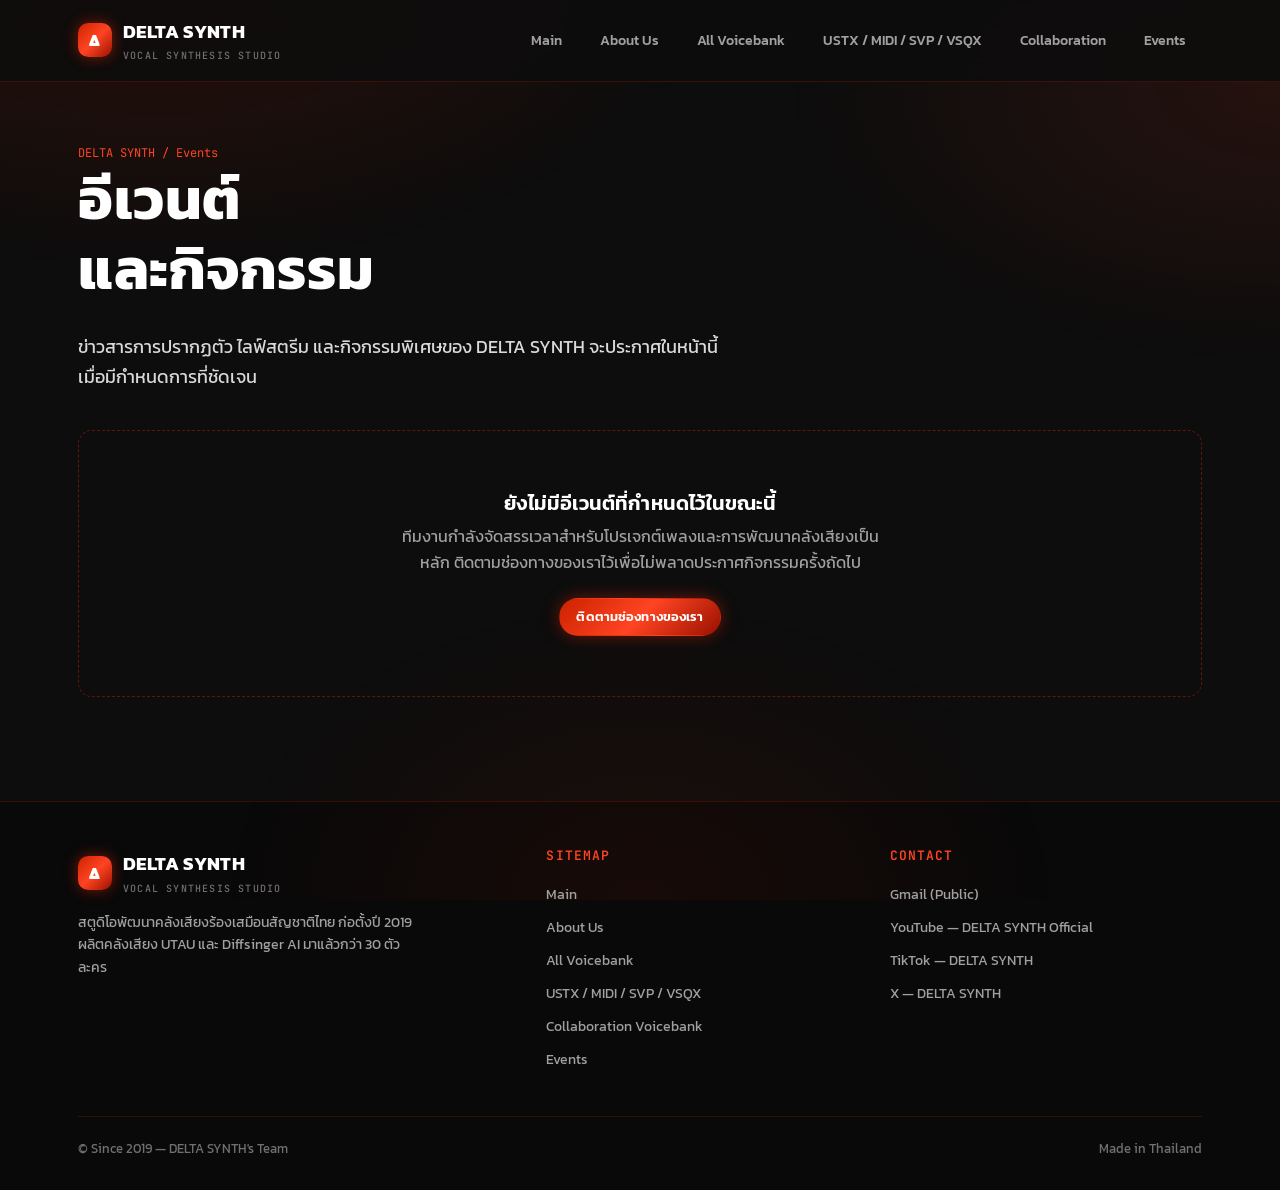
<file: 6._Events _ deltasynthstudio.html>
<!DOCTYPE html>
<html lang="th">
<head>
<meta charset="UTF-8">
<meta name="viewport" content="width=device-width, initial-scale=1">
<title>Events · DELTA SYNTH</title>
<meta name="description" content="ข่าวสารและอีเวนต์ของ DELTA SYNTH">
<link rel="icon" href="data:image/svg+xml,<svg xmlns=%22http://www.w3.org/2000/svg%22 viewBox=%220 0 100 100%22><rect width=%22100%22 height=%22100%22 rx=%2222%22 fill=%22%230a0b16%22/><path d=%22M15 55 Q30 25 40 55 T65 55 T90 45%22 stroke=%22%234fe3d0%22 stroke-width=%228%22 fill=%22none%22/></svg>">
<link rel="stylesheet" href="style.css">
</head>
<body>
<header class="site-header">
  <div class="nav">
    <a href="index.html" class="brand">
      <span class="brand-mark">Δ</span>
      <span>DELTA SYNTH<small>VOCAL SYNTHESIS STUDIO</small></span>
    </a>
    <nav class="nav-links">
      <a href="index.html">Main</a>
<a href="about.html">About Us</a>
<a href="voicebank.html">All Voicebank</a>
<a href="files.html">USTX / MIDI / SVP / VSQX</a>
<a href="collab.html">Collaboration</a>
<a href="events.html" class="active">Events</a>
    </nav>
    <button class="nav-toggle" aria-label="เปิดเมนู">
      <svg width="18" height="18" viewBox="0 0 18 18" fill="none"><path d="M1 4H17M1 9H17M1 14H17" stroke="currentColor" stroke-width="1.6" stroke-linecap="round"/></svg>
    </button>
  </div>
</header>

<section class="page-hero">
  <div class="wrap">
    <span class="crumb">DELTA SYNTH / Events</span>
    <h1>อีเวนต์<br>และกิจกรรม</h1>
    <p class="lead" style="max-width:640px;">ข่าวสารการปรากฏตัว ไลฟ์สตรีม และกิจกรรมพิเศษของ DELTA SYNTH จะประกาศในหน้านี้เมื่อมีกำหนดการที่ชัดเจน</p>
  </div>
</section>

<section style="padding-top:0;">
  <div class="wrap">
    <div class="empty-state">
      <h3>ยังไม่มีอีเวนต์ที่กำหนดไว้ในขณะนี้</h3>
      <p style="max-width:480px; margin:0 auto 22px;">ทีมงานกำลังจัดสรรเวลาสำหรับโปรเจกต์เพลงและการพัฒนาคลังเสียงเป็นหลัก ติดตามช่องทางของเราไว้เพื่อไม่พลาดประกาศกิจกรรมครั้งถัดไป</p>
      <a href="about.html#contact" class="btn btn-primary btn-sm">ติดตามช่องทางของเรา</a>
    </div>
  </div>
</section>
<footer>
  <div class="wrap">
    <div class="footer-grid">
      <div>
        <div class="brand" style="margin-bottom:14px;">
          <span class="brand-mark">Δ</span>
          <span>DELTA SYNTH<small>VOCAL SYNTHESIS STUDIO</small></span>
        </div>
        <p style="max-width:340px; font-size:13.5px;">สตูดิโอพัฒนาคลังเสียงร้องเสมือนสัญชาติไทย ก่อตั้งปี 2019 ผลิตคลังเสียง UTAU และ Diffsinger AI มาแล้วกว่า 30 ตัวละคร</p>
      </div>
      <div class="footer-links">
        <h4>Sitemap</h4>
        <a href="index.html">Main</a>
        <a href="about.html">About Us</a>
        <a href="voicebank.html">All Voicebank</a>
        <a href="files.html">USTX / MIDI / SVP / VSQX</a>
        <a href="collab.html">Collaboration Voicebank</a>
        <a href="events.html">Events</a>
      </div>
      <div class="footer-links">
        <h4>Contact</h4>
        <a href="mailto:delta.vocaloid09378@gmail.com">Gmail (Public)</a>
        <a href="#">YouTube — DELTA SYNTH Official</a>
        <a href="#">TikTok — DELTA SYNTH</a>
        <a href="#">X — DELTA SYNTH</a>
      </div>
    </div>
    <div class="footer-bottom">
      <span>© Since 2019 — DELTA SYNTH's Team</span>
      <span>Made in Thailand</span>
    </div>
  </div>
</footer>
<script src="script.js"></script>
</body>
</html>
</file>
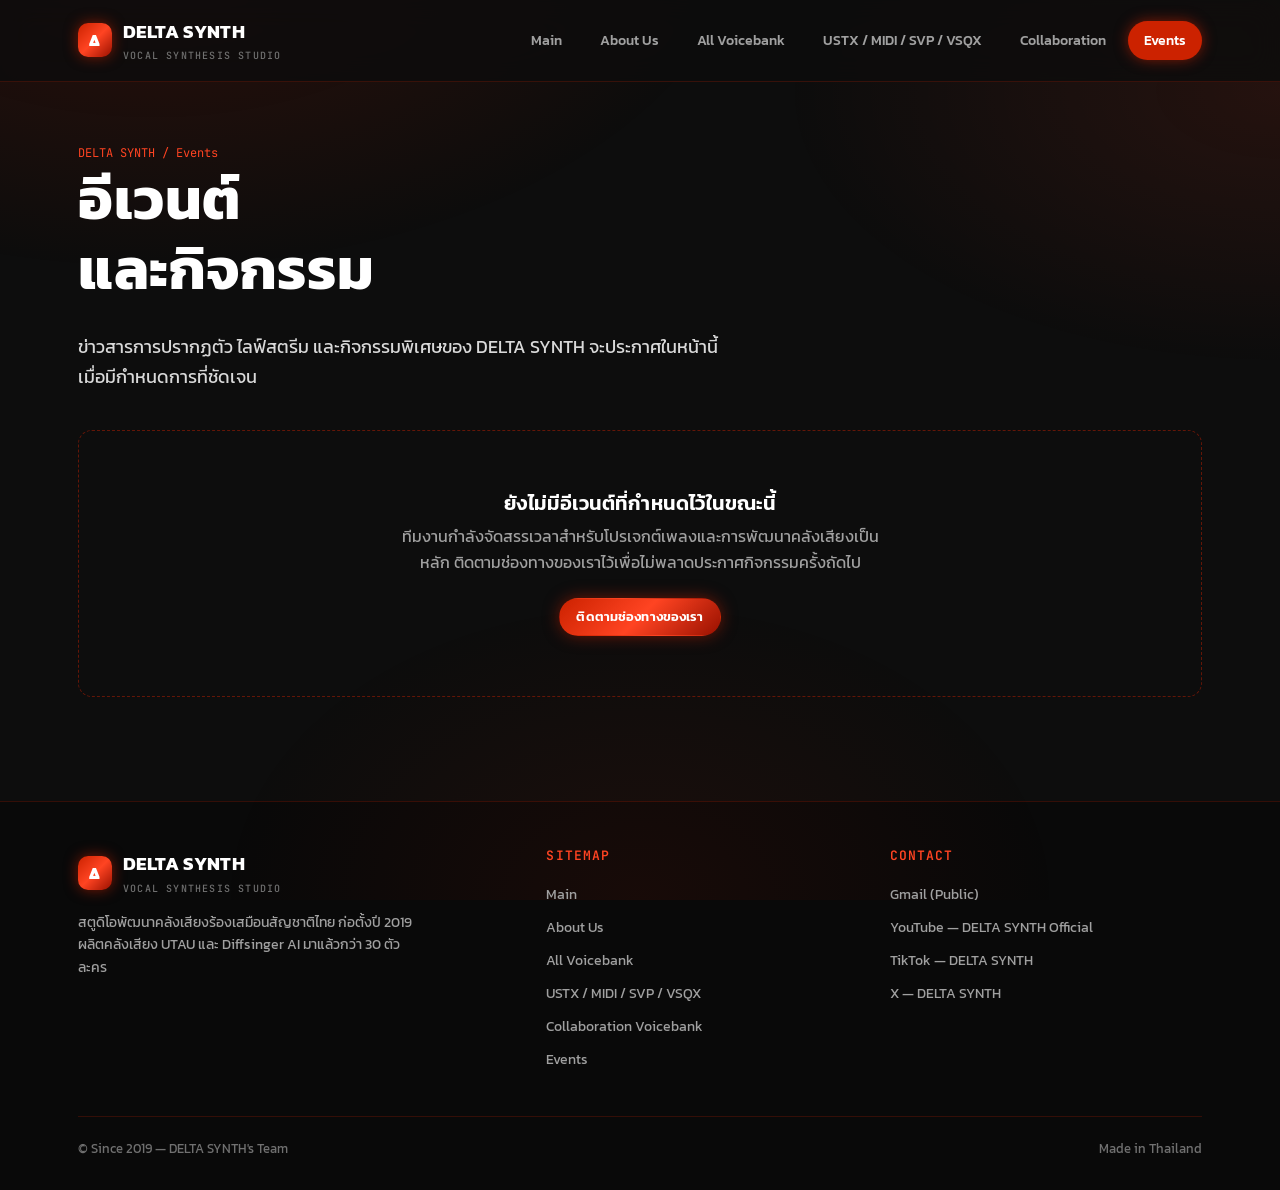
<file: events.html>
<!DOCTYPE html>
<html lang="th">
<head>
<meta charset="UTF-8">
<meta name="viewport" content="width=device-width, initial-scale=1">
<title>Events · DELTA SYNTH</title>
<meta name="description" content="ข่าวสารและอีเวนต์ของ DELTA SYNTH">
<link rel="icon" href="data:image/svg+xml,<svg xmlns=%22http://www.w3.org/2000/svg%22 viewBox=%220 0 100 100%22><rect width=%22100%22 height=%22100%22 rx=%2222%22 fill=%22%230d0d0d%22/><path d=%22M15 55 Q30 25 40 55 T65 55 T90 45%22 stroke=%22%23cc2200%22 stroke-width=%228%22 fill=%22none%22/></svg>">
<link rel="stylesheet" href="style.css">
</head>
<body>
<header class="site-header">
  <div class="nav">
    <a href="index.html" class="brand">
      <span class="brand-mark">Δ</span>
      <span>DELTA SYNTH<small>VOCAL SYNTHESIS STUDIO</small></span>
    </a>
    <nav class="nav-links">
      <a href="index.html">Main</a>
<a href="about.html">About Us</a>
<a href="voicebank.html">All Voicebank</a>
<a href="files.html">USTX / MIDI / SVP / VSQX</a>
<a href="collab.html">Collaboration</a>
<a href="events.html" class="active">Events</a>
    </nav>
    <button class="nav-toggle" aria-label="เปิดเมนู">
      <svg width="18" height="18" viewBox="0 0 18 18" fill="none"><path d="M1 4H17M1 9H17M1 14H17" stroke="currentColor" stroke-width="1.6" stroke-linecap="round"/></svg>
    </button>
  </div>
</header>
<main id="main-content">
<section class="page-hero">
  <div class="wrap">
    <span class="crumb">DELTA SYNTH / Events</span>
    <h1>อีเวนต์<br>และกิจกรรม</h1>
    <p class="lead" style="max-width:640px;">ข่าวสารการปรากฏตัว ไลฟ์สตรีม และกิจกรรมพิเศษของ DELTA SYNTH จะประกาศในหน้านี้เมื่อมีกำหนดการที่ชัดเจน</p>
  </div>
</section>

<section style="padding-top:0;">
  <div class="wrap">
    <div class="empty-state">
      <h3>ยังไม่มีอีเวนต์ที่กำหนดไว้ในขณะนี้</h3>
      <p style="max-width:480px; margin:0 auto 22px;">ทีมงานกำลังจัดสรรเวลาสำหรับโปรเจกต์เพลงและการพัฒนาคลังเสียงเป็นหลัก ติดตามช่องทางของเราไว้เพื่อไม่พลาดประกาศกิจกรรมครั้งถัดไป</p>
      <a href="about.html#contact" class="btn btn-primary btn-sm">ติดตามช่องทางของเรา</a>
    </div>
  </div>
</section>
</main>
<footer>
  <div class="wrap">
    <div class="footer-grid">
      <div>
        <div class="brand" style="margin-bottom:14px;">
          <span class="brand-mark">Δ</span>
          <span>DELTA SYNTH<small>VOCAL SYNTHESIS STUDIO</small></span>
        </div>
        <p style="max-width:340px; font-size:13.5px;">สตูดิโอพัฒนาคลังเสียงร้องเสมือนสัญชาติไทย ก่อตั้งปี 2019 ผลิตคลังเสียง UTAU และ Diffsinger AI มาแล้วกว่า 30 ตัวละคร</p>
      </div>
      <div class="footer-links">
        <h4>Sitemap</h4>
        <a href="index.html">Main</a>
        <a href="about.html">About Us</a>
        <a href="voicebank.html">All Voicebank</a>
        <a href="files.html">USTX / MIDI / SVP / VSQX</a>
        <a href="collab.html">Collaboration Voicebank</a>
        <a href="events.html">Events</a>
      </div>
      <div class="footer-links">
        <h4>Contact</h4>
        <a href="mailto:delta.vocaloid09378@gmail.com">Gmail (Public)</a>
        <a href="#">YouTube — DELTA SYNTH Official</a>
        <a href="#">TikTok — DELTA SYNTH</a>
        <a href="#">X — DELTA SYNTH</a>
      </div>
    </div>
    <div class="footer-bottom">
      <span>© Since 2019 — DELTA SYNTH's Team</span>
      <span>Made in Thailand</span>
    </div>
  </div>
</footer>
<script src="script.js"></script>
</body>
</html>
</file>
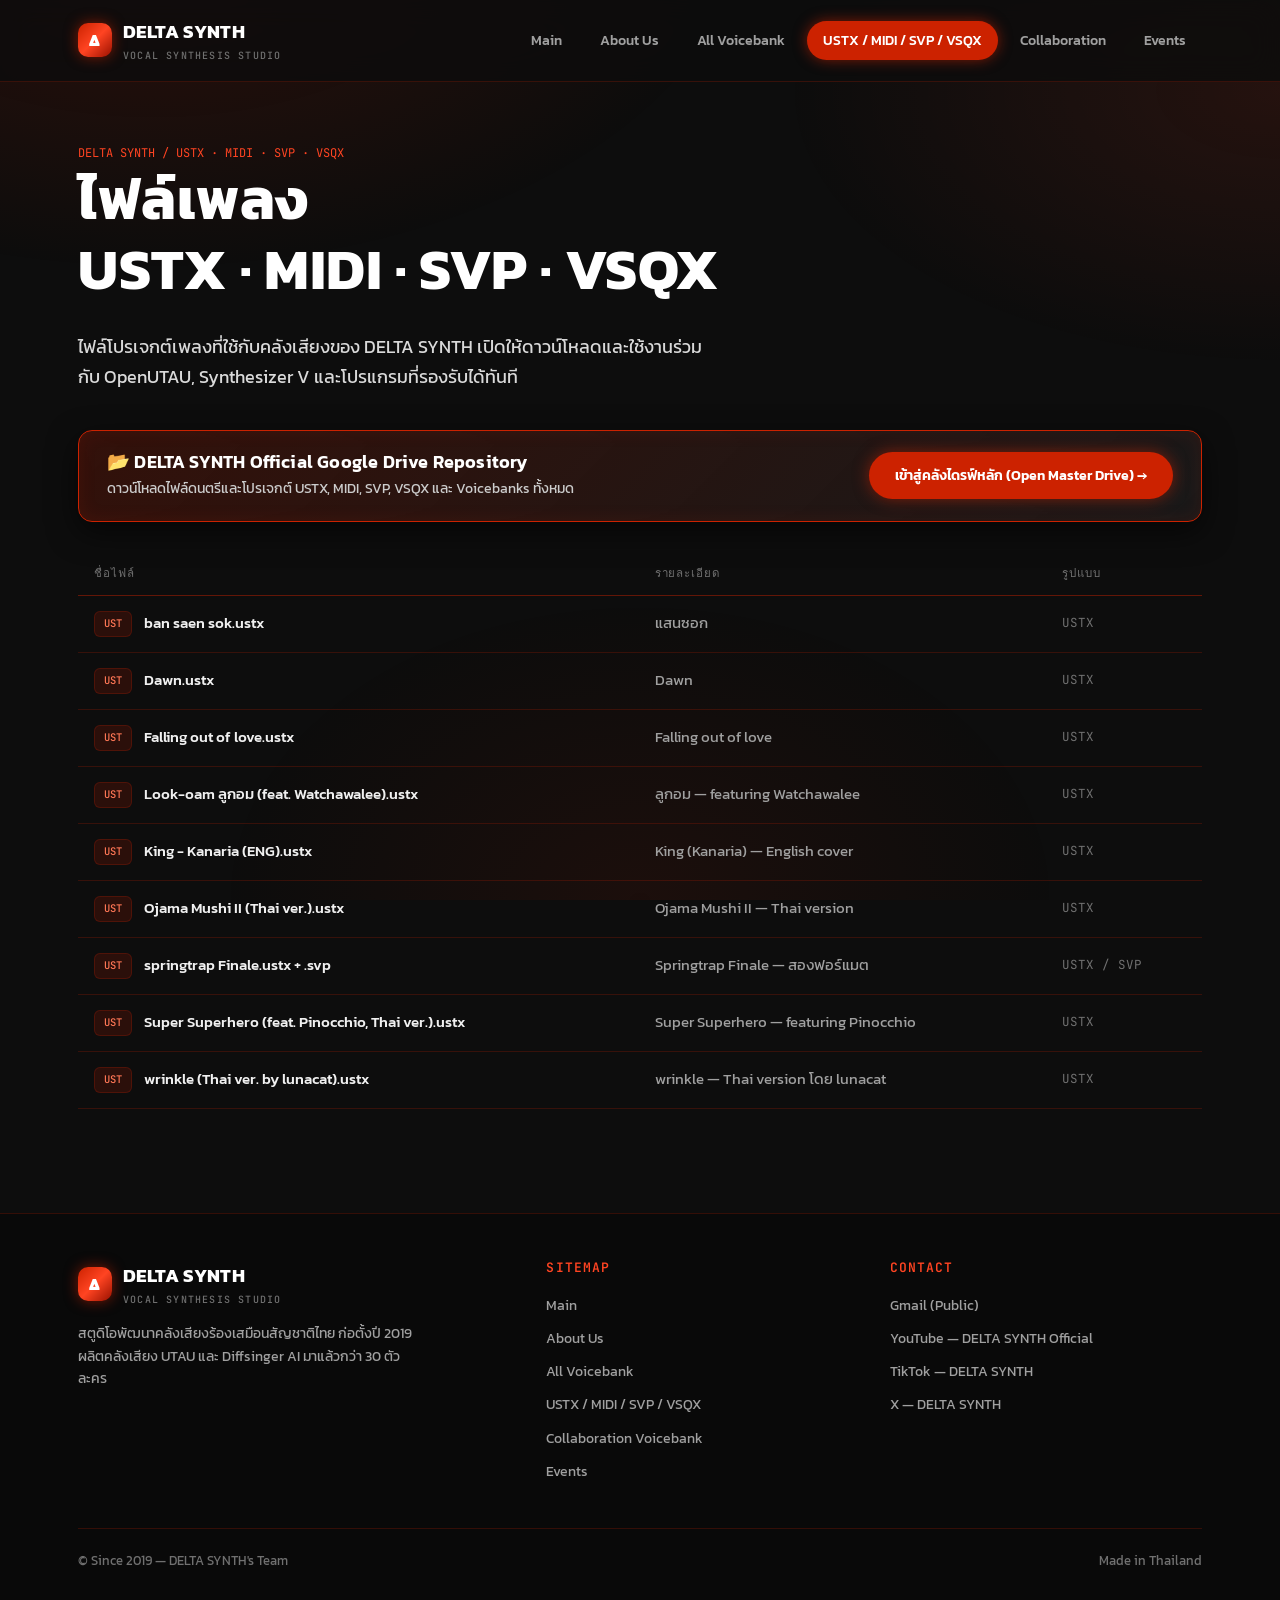
<file: files.html>
<!DOCTYPE html>
<html lang="th">
<head>
<meta charset="UTF-8">
<meta name="viewport" content="width=device-width, initial-scale=1">
<title>USTX, MIDI, SVP and VSQX file · DELTA SYNTH</title>
<meta name="description" content="ไฟล์โปรเจกต์เพลง USTX / MIDI / SVP / VSQX ของ DELTA SYNTH">
<link rel="icon" href="data:image/svg+xml,<svg xmlns=%22http://www.w3.org/2000/svg%22 viewBox=%220 0 100 100%22><rect width=%22100%22 height=%22100%22 rx=%2222%22 fill=%22%230d0d0d%22/><path d=%22M15 55 Q30 25 40 55 T65 55 T90 45%22 stroke=%22%23cc2200%22 stroke-width=%228%22 fill=%22none%22/></svg>">
<link rel="stylesheet" href="style.css">
</head>
<body>
<header class="site-header">
  <div class="nav">
    <a href="index.html" class="brand">
      <span class="brand-mark">Δ</span>
      <span>DELTA SYNTH<small>VOCAL SYNTHESIS STUDIO</small></span>
    </a>
    <nav class="nav-links">
      <a href="index.html">Main</a>
<a href="about.html">About Us</a>
<a href="voicebank.html">All Voicebank</a>
<a href="files.html" class="active">USTX / MIDI / SVP / VSQX</a>
<a href="collab.html">Collaboration</a>
<a href="events.html">Events</a>
    </nav>
    <button class="nav-toggle" aria-label="เปิดเมนู">
      <svg width="18" height="18" viewBox="0 0 18 18" fill="none"><path d="M1 4H17M1 9H17M1 14H17" stroke="currentColor" stroke-width="1.6" stroke-linecap="round"/></svg>
    </button>
  </div>
</header>
<main id="main-content">
<section class="page-hero">
  <div class="wrap">
    <span class="crumb">DELTA SYNTH / USTX · MIDI · SVP · VSQX</span>
    <h1>ไฟล์เพลง<br>USTX · MIDI · SVP · VSQX</h1>
    <p class="lead" style="max-width:640px;">ไฟล์โปรเจกต์เพลงที่ใช้กับคลังเสียงของ DELTA SYNTH เปิดให้ดาวน์โหลดและใช้งานร่วมกับ OpenUTAU, Synthesizer V และโปรแกรมที่รองรับได้ทันที</p>
  </div>
</section>

<section style="padding-top:0;">
  <div class="wrap">
    <div class="banner-drive">
      <div>
        <h3 style="margin: 0; color: #fff; font-size: 1.15em;">📂 DELTA SYNTH Official Google Drive Repository</h3>
        <p style="margin: 4px 0 0; color: #ccc; font-size: 0.9em;">ดาวน์โหลดไฟล์ดนตรีและโปรเจกต์ USTX, MIDI, SVP, VSQX และ Voicebanks ทั้งหมด</p>
      </div>
      <a class="btn-drive" href="https://drive.google.com/drive/folders/1tboFHk0sj2Util_1CGBvqEPfV-qqCvMx?usp=drive_link" target="_blank" rel="noopener noreferrer">
        เข้าสู่คลังไดรฟ์หลัก (Open Master Drive) →
      </a>
    </div>
    <table class="file-table">
      <thead><tr><th>ชื่อไฟล์</th><th>รายละเอียด</th><th>รูปแบบ</th></tr></thead>
      <tbody>
        <tr>
      <td><div class="file-name"><span class="file-ext">UST</span>ban saen sok.ustx</div></td>
      <td style="color:var(--muted);">แสนซอก</td>
      <td style="color:var(--muted-2); font-family:var(--font-mono); font-size:12.5px;">USTX</td>
    </tr><tr>
      <td><div class="file-name"><span class="file-ext">UST</span>Dawn.ustx</div></td>
      <td style="color:var(--muted);">Dawn</td>
      <td style="color:var(--muted-2); font-family:var(--font-mono); font-size:12.5px;">USTX</td>
    </tr><tr>
      <td><div class="file-name"><span class="file-ext">UST</span>Falling out of love.ustx</div></td>
      <td style="color:var(--muted);">Falling out of love</td>
      <td style="color:var(--muted-2); font-family:var(--font-mono); font-size:12.5px;">USTX</td>
    </tr><tr>
      <td><div class="file-name"><span class="file-ext">UST</span>Look-oam ลูกอม (feat. Watchawalee).ustx</div></td>
      <td style="color:var(--muted);">ลูกอม — featuring Watchawalee</td>
      <td style="color:var(--muted-2); font-family:var(--font-mono); font-size:12.5px;">USTX</td>
    </tr><tr>
      <td><div class="file-name"><span class="file-ext">UST</span>King - Kanaria (ENG).ustx</div></td>
      <td style="color:var(--muted);">King (Kanaria) — English cover</td>
      <td style="color:var(--muted-2); font-family:var(--font-mono); font-size:12.5px;">USTX</td>
    </tr><tr>
      <td><div class="file-name"><span class="file-ext">UST</span>Ojama Mushi II (Thai ver.).ustx</div></td>
      <td style="color:var(--muted);">Ojama Mushi II — Thai version</td>
      <td style="color:var(--muted-2); font-family:var(--font-mono); font-size:12.5px;">USTX</td>
    </tr><tr>
      <td><div class="file-name"><span class="file-ext">UST</span>springtrap Finale.ustx + .svp</div></td>
      <td style="color:var(--muted);">Springtrap Finale — สองฟอร์แมต</td>
      <td style="color:var(--muted-2); font-family:var(--font-mono); font-size:12.5px;">USTX / SVP</td>
    </tr><tr>
      <td><div class="file-name"><span class="file-ext">UST</span>Super Superhero (feat. Pinocchio, Thai ver.).ustx</div></td>
      <td style="color:var(--muted);">Super Superhero — featuring Pinocchio</td>
      <td style="color:var(--muted-2); font-family:var(--font-mono); font-size:12.5px;">USTX</td>
    </tr><tr>
      <td><div class="file-name"><span class="file-ext">UST</span>wrinkle (Thai ver. by lunacat).ustx</div></td>
      <td style="color:var(--muted);">wrinkle — Thai version โดย lunacat</td>
      <td style="color:var(--muted-2); font-family:var(--font-mono); font-size:12.5px;">USTX</td>
    </tr>
      </tbody>
    </table>
  </div>
</section>
</main>
<footer>
  <div class="wrap">
    <div class="footer-grid">
      <div>
        <div class="brand" style="margin-bottom:14px;">
          <span class="brand-mark">Δ</span>
          <span>DELTA SYNTH<small>VOCAL SYNTHESIS STUDIO</small></span>
        </div>
        <p style="max-width:340px; font-size:13.5px;">สตูดิโอพัฒนาคลังเสียงร้องเสมือนสัญชาติไทย ก่อตั้งปี 2019 ผลิตคลังเสียง UTAU และ Diffsinger AI มาแล้วกว่า 30 ตัวละคร</p>
      </div>
      <div class="footer-links">
        <h4>Sitemap</h4>
        <a href="index.html">Main</a>
        <a href="about.html">About Us</a>
        <a href="voicebank.html">All Voicebank</a>
        <a href="files.html">USTX / MIDI / SVP / VSQX</a>
        <a href="collab.html">Collaboration Voicebank</a>
        <a href="events.html">Events</a>
      </div>
      <div class="footer-links">
        <h4>Contact</h4>
        <a href="mailto:delta.vocaloid09378@gmail.com">Gmail (Public)</a>
        <a href="#">YouTube — DELTA SYNTH Official</a>
        <a href="#">TikTok — DELTA SYNTH</a>
        <a href="#">X — DELTA SYNTH</a>
      </div>
    </div>
    <div class="footer-bottom">
      <span>© Since 2019 — DELTA SYNTH's Team</span>
      <span>Made in Thailand</span>
    </div>
  </div>
</footer>
<script src="script.js"></script>
</body>
</html>
</file>
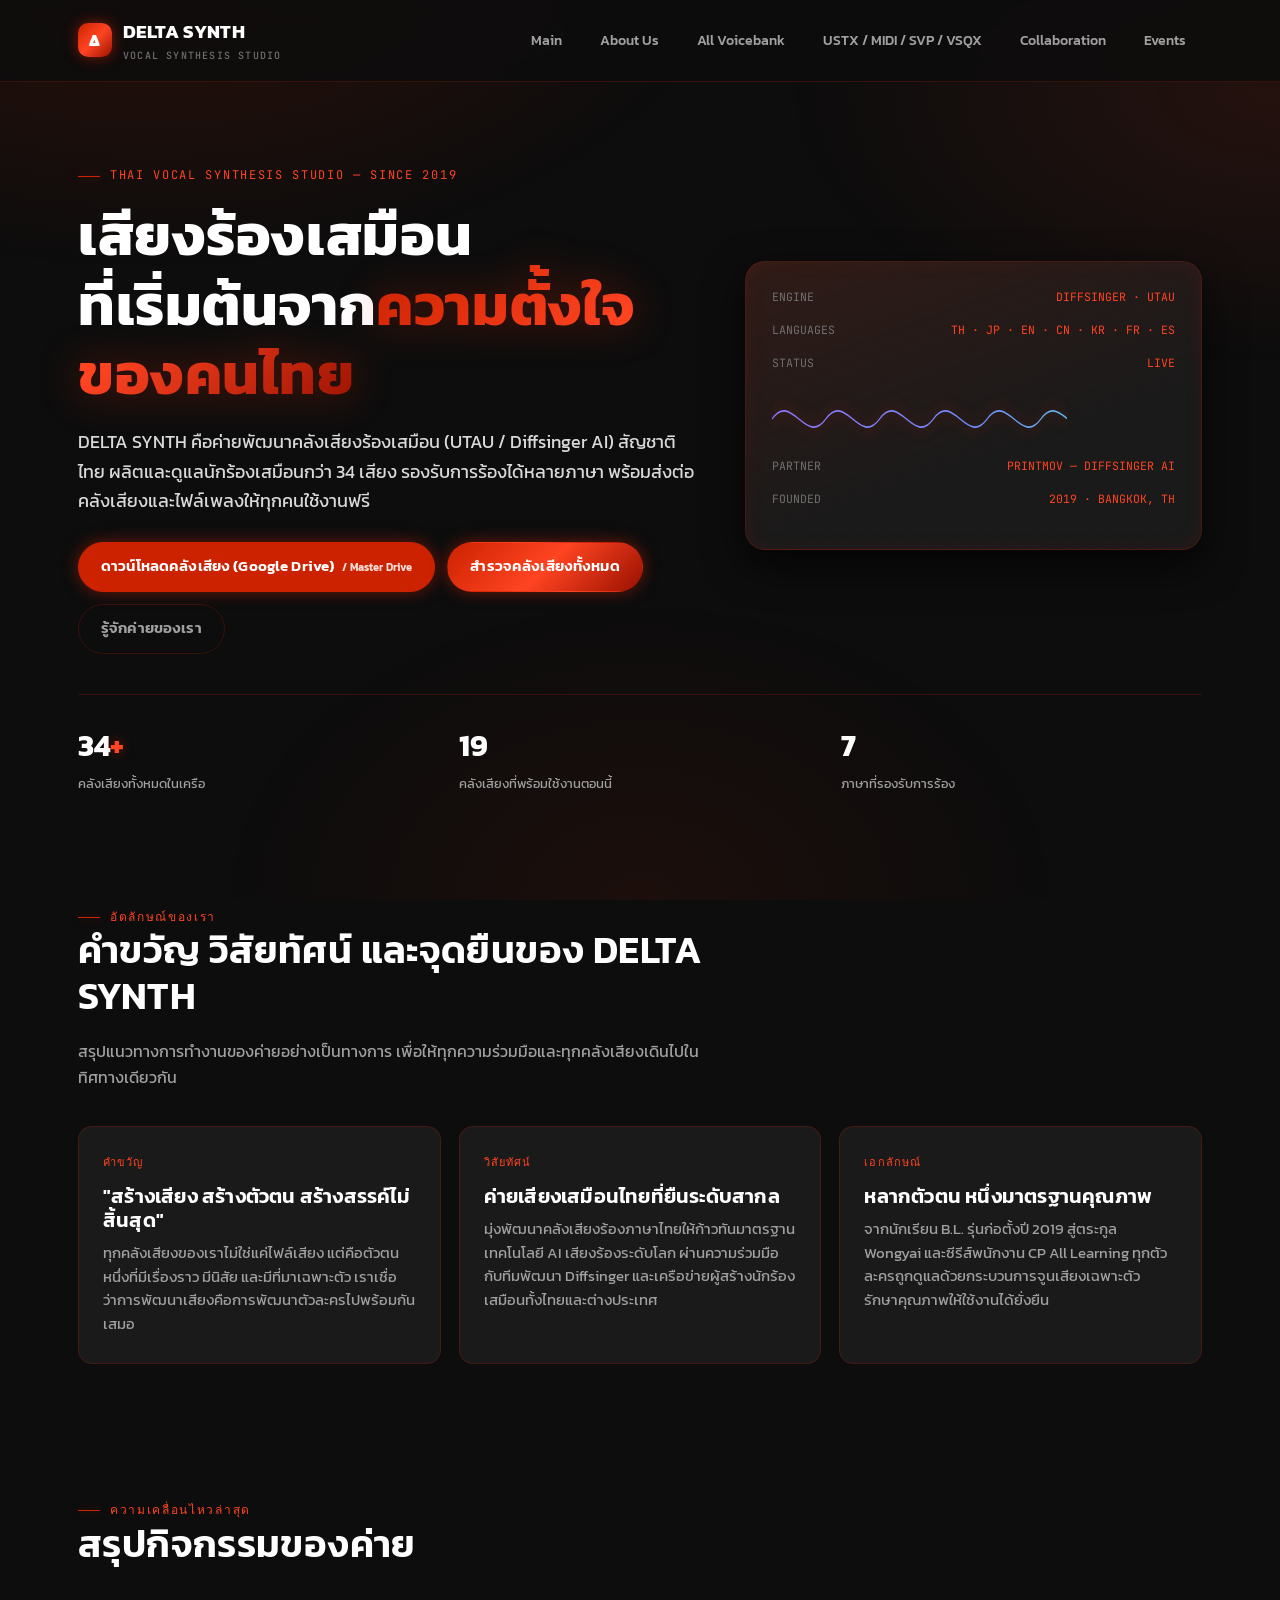
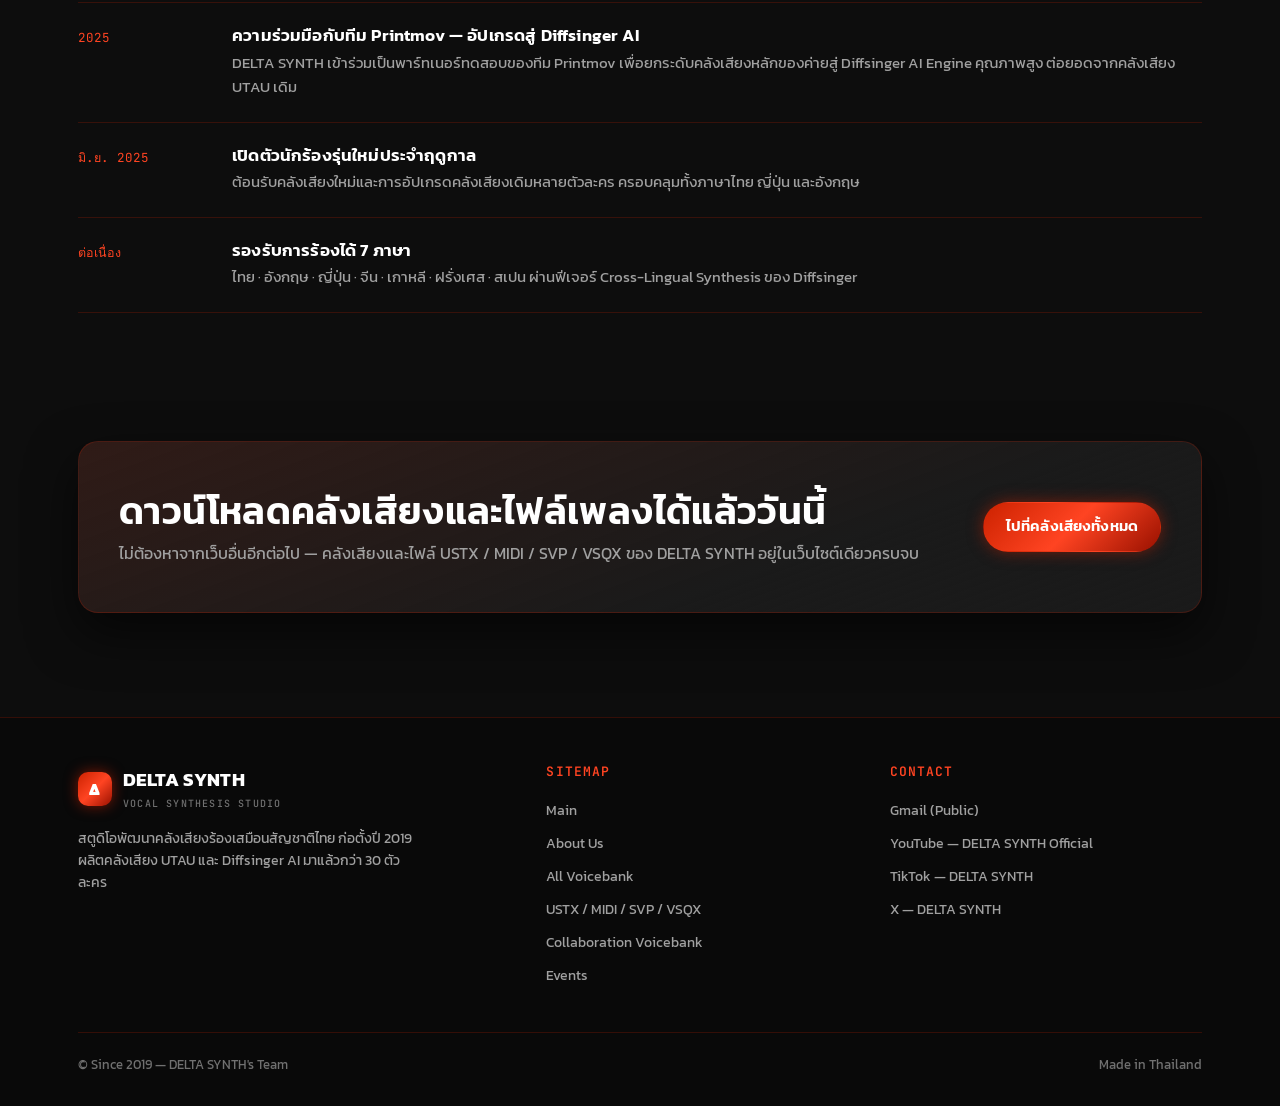
<file: index - สำเนา.html>
<!DOCTYPE html>
<html lang="th">
<head>
<meta charset="UTF-8">
<meta name="viewport" content="width=device-width, initial-scale=1">
<title>Main · DELTA SYNTH</title>
<meta name="description" content="DELTA SYNTH — ค่ายพัฒนาคลังเสียงร้องเสมือนสัญชาติไทย ตั้งแต่ปี 2019">
<link rel="icon" href="data:image/svg+xml,<svg xmlns=%22http://www.w3.org/2000/svg%22 viewBox=%220 0 100 100%22><rect width=%22100%22 height=%22100%22 rx=%2222%22 fill=%22%230a0b16%22/><path d=%22M15 55 Q30 25 40 55 T65 55 T90 45%22 stroke=%22%234fe3d0%22 stroke-width=%228%22 fill=%22none%22/></svg>">
<link rel="stylesheet" href="style.css">
</head>
<body>
<header class="site-header">
  <div class="nav">
    <a href="index.html" class="brand">
      <span class="brand-mark">Δ</span>
      <span>DELTA SYNTH<small>VOCAL SYNTHESIS STUDIO</small></span>
    </a>
    <nav class="nav-links">
      <a href="index.html" class="active">Main</a>
<a href="about.html">About Us</a>
<a href="voicebank.html">All Voicebank</a>
<a href="files.html">USTX / MIDI / SVP / VSQX</a>
<a href="collab.html">Collaboration</a>
<a href="events.html">Events</a>
    </nav>
    <button class="nav-toggle" aria-label="เปิดเมนู">
      <svg width="18" height="18" viewBox="0 0 18 18" fill="none"><path d="M1 4H17M1 9H17M1 14H17" stroke="currentColor" stroke-width="1.6" stroke-linecap="round"/></svg>
    </button>
  </div>
</header>

<section class="hero">
  <div class="wrap">
    <div class="hero-grid">
      <div>
        <span class="eyebrow">Thai Vocal Synthesis Studio — Since 2019</span>
        <h1>เสียงร้องเสมือน<br>ที่เริ่มต้นจาก<span class="accent">ความตั้งใจของคนไทย</span></h1>
        <p class="lead">DELTA SYNTH คือค่ายพัฒนาคลังเสียงร้องเสมือน (UTAU / Diffsinger AI) สัญชาติไทย ผลิตและดูแลนักร้องเสมือนกว่า 34 เสียง รองรับการร้องได้หลายภาษา พร้อมส่งต่อคลังเสียงและไฟล์เพลงให้ทุกคนใช้งานฟรี</p>
        <div class="hero-actions">
          <a href="https://drive.google.com/drive/folders/1tboFHk0sj2Util_1CGBvqEPfV-qqCvMx?usp=drive_link" target="_blank" rel="noopener noreferrer" class="btn btn-primary" style="background:#cc2200; border-color:#cc2200;"><span>ดาวน์โหลดคลังเสียง (Google Drive)</span><span style="font-size:11px; opacity:0.85;">/ Master Drive</span></a>
          <a href="voicebank.html" class="btn btn-primary">สำรวจคลังเสียงทั้งหมด</a>
          <a href="about.html" class="btn btn-ghost">รู้จักค่ายของเรา</a>
        </div>
      </div>
      <div class="hero-visual">
        <div class="mono-row"><span>ENGINE</span><span>DIFFSINGER · UTAU</span></div>
        <div class="mono-row"><span>LANGUAGES</span><span>TH · JP · EN · CN · KR · FR · ES</span></div>
        <div class="mono-row"><span>STATUS</span><span>LIVE</span></div>
        
<svg class="curve-rule" viewBox="0 0 1200 64" preserveAspectRatio="none" aria-hidden="true">
  <defs>
    <linearGradient id="curveGrad" x1="0" y1="0" x2="1" y2="0">
      <stop offset="0%" stop-color="#9075ff"/>
      <stop offset="50%" stop-color="#6f8dff"/>
      <stop offset="100%" stop-color="#4fe3d0"/>
    </linearGradient>
  </defs>
  <path d="M0,32 C60,4 100,60 160,32 C220,4 260,60 320,32 C380,4 420,60 480,32
           C540,4 580,60 640,32 C700,4 740,60 800,32 C860,4 900,60 960,32
           C1020,4 1060,60 1120,32 C1150,18 1180,32 1200,32"/>
</svg>

        <div class="mono-row" style="margin-top:6px;"><span>PARTNER</span><span>PRINTMOV — DIFFSINGER AI</span></div>
        <div class="mono-row"><span>FOUNDED</span><span>2019 · BANGKOK, TH</span></div>
      </div>
    </div>

    <div class="stat-strip">
      <div><div class="n">34<span>+</span></div><div class="l">คลังเสียงทั้งหมดในเครือ</div></div>
      <div><div class="n">19</div><div class="l">คลังเสียงที่พร้อมใช้งานตอนนี้</div></div>
      <div><div class="n">7</div><div class="l">ภาษาที่รองรับการร้อง</div></div>
    </div>
  </div>
</section>

<section>
  <div class="wrap">
    <div class="section-head">
      <span class="eyebrow">อัตลักษณ์ของเรา</span>
      <h2>คำขวัญ วิสัยทัศน์ และจุดยืนของ DELTA SYNTH</h2>
      <p>สรุปแนวทางการทำงานของค่ายอย่างเป็นทางการ เพื่อให้ทุกความร่วมมือและทุกคลังเสียงเดินไปในทิศทางเดียวกัน</p>
    </div>
    <div class="pillars">
      <div class="pillar">
        <span class="tag">คำขวัญ</span>
        <h3>"สร้างเสียง สร้างตัวตน สร้างสรรค์ไม่สิ้นสุด"</h3>
        <p>ทุกคลังเสียงของเราไม่ใช่แค่ไฟล์เสียง แต่คือตัวตนหนึ่งที่มีเรื่องราว มีนิสัย และมีที่มาเฉพาะตัว เราเชื่อว่าการพัฒนาเสียงคือการพัฒนาตัวละครไปพร้อมกันเสมอ</p>
      </div>
      <div class="pillar">
        <span class="tag">วิสัยทัศน์</span>
        <h3>ค่ายเสียงเสมือนไทยที่ยืนระดับสากล</h3>
        <p>มุ่งพัฒนาคลังเสียงร้องภาษาไทยให้ก้าวทันมาตรฐานเทคโนโลยี AI เสียงร้องระดับโลก ผ่านความร่วมมือกับทีมพัฒนา Diffsinger และเครือข่ายผู้สร้างนักร้องเสมือนทั้งไทยและต่างประเทศ</p>
      </div>
      <div class="pillar">
        <span class="tag">เอกลักษณ์</span>
        <h3>หลากตัวตน หนึ่งมาตรฐานคุณภาพ</h3>
        <p>จากนักเรียน B.L. รุ่นก่อตั้งปี 2019 สู่ตระกูล Wongyai และซีรีส์พนักงาน CP All Learning ทุกตัวละครถูกดูแลด้วยกระบวนการจูนเสียงเฉพาะตัว รักษาคุณภาพให้ใช้งานได้ยั่งยืน</p>
      </div>
    </div>
  </div>
</section>

<section>
  <div class="wrap">
    <div class="section-head">
      <span class="eyebrow">ความเคลื่อนไหวล่าสุด</span>
      <h2>สรุปกิจกรรมของค่าย</h2>
    </div>
    <div class="feed">
      <div class="feed-item">
        <div class="date">2025</div>
        <div>
          <h4>ความร่วมมือกับทีม Printmov — อัปเกรดสู่ Diffsinger AI</h4>
          <p>DELTA SYNTH เข้าร่วมเป็นพาร์ทเนอร์ทดสอบของทีม Printmov เพื่อยกระดับคลังเสียงหลักของค่ายสู่ Diffsinger AI Engine คุณภาพสูง ต่อยอดจากคลังเสียง UTAU เดิม</p>
        </div>
      </div>
      <div class="feed-item">
        <div class="date">มิ.ย. 2025</div>
        <div>
          <h4>เปิดตัวนักร้องรุ่นใหม่ประจำฤดูกาล</h4>
          <p>ต้อนรับคลังเสียงใหม่และการอัปเกรดคลังเสียงเดิมหลายตัวละคร ครอบคลุมทั้งภาษาไทย ญี่ปุ่น และอังกฤษ</p>
        </div>
      </div>
      <div class="feed-item">
        <div class="date">ต่อเนื่อง</div>
        <div>
          <h4>รองรับการร้องได้ 7 ภาษา</h4>
          <p>ไทย · อังกฤษ · ญี่ปุ่น · จีน · เกาหลี · ฝรั่งเศส · สเปน ผ่านฟีเจอร์ Cross-Lingual Synthesis ของ Diffsinger</p>
        </div>
      </div>
    </div>
  </div>
</section>

<section>
  <div class="wrap">
    <div class="cta-band">
      <div>
        <h2>ดาวน์โหลดคลังเสียงและไฟล์เพลงได้แล้ววันนี้</h2>
        <p>ไม่ต้องหาจากเว็บอื่นอีกต่อไป — คลังเสียงและไฟล์ USTX / MIDI / SVP / VSQX ของ DELTA SYNTH อยู่ในเว็บไซต์เดียวครบจบ</p>
      </div>
      <a href="voicebank.html" class="btn btn-primary">ไปที่คลังเสียงทั้งหมด</a>
    </div>
  </div>
</section>
<footer>
  <div class="wrap">
    <div class="footer-grid">
      <div>
        <div class="brand" style="margin-bottom:14px;">
          <span class="brand-mark">Δ</span>
          <span>DELTA SYNTH<small>VOCAL SYNTHESIS STUDIO</small></span>
        </div>
        <p style="max-width:340px; font-size:13.5px;">สตูดิโอพัฒนาคลังเสียงร้องเสมือนสัญชาติไทย ก่อตั้งปี 2019 ผลิตคลังเสียง UTAU และ Diffsinger AI มาแล้วกว่า 30 ตัวละคร</p>
      </div>
      <div class="footer-links">
        <h4>Sitemap</h4>
        <a href="index.html">Main</a>
        <a href="about.html">About Us</a>
        <a href="voicebank.html">All Voicebank</a>
        <a href="files.html">USTX / MIDI / SVP / VSQX</a>
        <a href="collab.html">Collaboration Voicebank</a>
        <a href="events.html">Events</a>
      </div>
      <div class="footer-links">
        <h4>Contact</h4>
        <a href="mailto:delta.vocaloid09378@gmail.com">Gmail (Public)</a>
        <a href="#">YouTube — DELTA SYNTH Official</a>
        <a href="#">TikTok — DELTA SYNTH</a>
        <a href="#">X — DELTA SYNTH</a>
      </div>
    </div>
    <div class="footer-bottom">
      <span>© Since 2019 — DELTA SYNTH's Team</span>
      <span>Made in Thailand</span>
    </div>
  </div>
</footer>
<script src="script.js"></script>
</body>
</html>
</file>
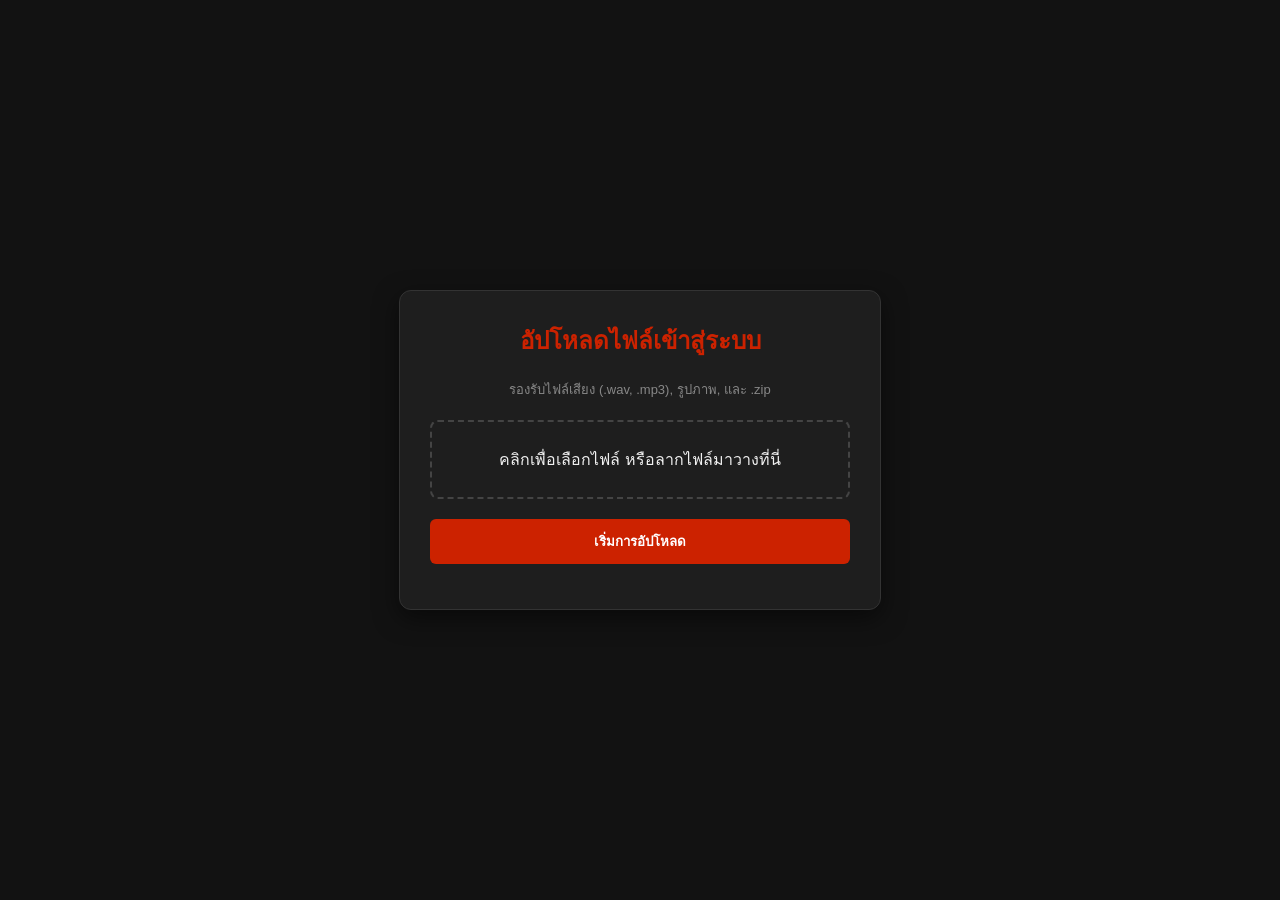
<file: upload.html>
<!DOCTYPE html>
<html lang="th">
<head>
  <meta charset="UTF-8">
  <title>DELTA SYNTH — File Upload Center</title>
  <style>
    body { font-family: 'Segoe UI', Tahoma, Geneva, Verdana, sans-serif; background: #121212; color: #f0f0f0; display: flex; justify-content: center; align-items: center; min-height: 100vh; margin: 0; }
    .upload-card { background: #1e1e1e; border: 1px solid #333; border-radius: 12px; padding: 30px; width: 420px; box-shadow: 0 8px 24px rgba(0,0,0,0.5); text-align: center; }
    h2 { color: #cc2200; margin-top: 0; }
    .drop-zone { border: 2px dashed #444; border-radius: 8px; padding: 25px; cursor: pointer; margin: 20px 0; transition: border 0.3s; }
    .drop-zone:hover { border-color: #cc2200; }
    input[type="file"] { display: none; }
    .btn-upload { background: #cc2200; color: white; border: none; padding: 12px 24px; border-radius: 6px; font-weight: bold; cursor: pointer; width: 100%; transition: background 0.2s; }
    .btn-upload:hover { background: #e62800; }
    .status-box { margin-top: 15px; font-size: 14px; word-break: break-all; }
  </style>
</head>
<body>

<div class="upload-card">
  <h2>อัปโหลดไฟล์เข้าสู่ระบบ</h2>
  <p style="font-size: 13px; color: #888;">รองรับไฟล์เสียง (.wav, .mp3), รูปภาพ, และ .zip</p>

  <div class="drop-zone" onclick="document.getElementById('fileInput').click()">
    <span id="dropText">คลิกเพื่อเลือกไฟล์ หรือลากไฟล์มาวางที่นี่</span>
    <input type="file" id="fileInput" name="file" />
  </div>

  <button class="btn-upload" id="submitBtn" onclick="uploadFile()">เริ่มการอัปโหลด</button>
  <div class="status-box" id="status"></div>
</div>

<script>
  const fileInput = document.getElementById('fileInput');
  const dropText = document.getElementById('dropText');
  const statusDiv = document.getElementById('status');

  fileInput.addEventListener('change', () => {
    if (fileInput.files.length > 0) {
      dropText.innerText = `ไฟล์ที่เลือก: ${fileInput.files[0].name}`;
    }
  });

  async function uploadFile() {
    if (fileInput.files.length === 0) {
      statusDiv.innerHTML = '<span style="color: #ffaa00;">กรุณาเลือกไฟล์ก่อนอัปโหลด</span>';
      return;
    }

    const formData = new FormData();
    formData.append('file', fileInput.files[0]);

    statusDiv.innerHTML = '<span style="color: #aaa;">กำลังอัปโหลด...</span>';

    try {
      const response = await fetch('/api/upload/single', {
        method: 'POST',
        body: formData
      });
      const result = await response.json();

      if (result.success) {
        statusDiv.innerHTML = `<span style="color: #00ff66;">${result.message}</span><br><a href="${result.data.url}" target="_blank" style="color: #4da6ff;">เปิดดูไฟล์</a>`;
      } else {
        statusDiv.innerHTML = `<span style="color: #ff4444;">เกิดข้อผิดพลาด: ${result.message}</span>`;
      }
    } catch (err) {
      statusDiv.innerHTML = `<span style="color: #ff4444;">ไม่สามารถเชื่อมต่อเซิร์ฟเวอร์ได้</span>`;
    }
  }
</script>
</body>
</html>
</file>
<file: style.css>
/* ==========================================================================
   style.css
   src/public/style.css
   Made And Checked By DELTA SYNTH & Gemini AI
   Original by DELTA SYNTH
   Revision: 2.0
   DELTA SYNTH — Cyberpunk Vocal Synth Design System
   Red (#CC2200), Black (#1A1A1A), White (#F0F0F0), Hover (#FF4422), Pressed (#991100)
   Font: Leelawadee UI / Kanit / Chakra Petch / IBM Plex Sans Thai
   ========================================================================== */

@import url('https://fonts.googleapis.com/css2?family=Chakra+Petch:wght@400;500;600;700&family=IBM+Plex+Sans+Thai:wght@300;400;500;600;700&family=JetBrains+Mono:wght@400;500;600&family=Kanit:wght@300;400;500;600;700&display=swap');

:root{
  --ink: #0d0d0d;
  --ink-2: #141414;
  --panel: #1a1a1a;
  --panel-2: #242424;
  --panel-glass: rgba(26, 26, 26, 0.85);
  --line: rgba(204, 34, 0, 0.22);
  --line-strong: rgba(204, 34, 0, 0.45);

  --primary: #CC2200;
  --primary-hover: #FF4422;
  --primary-pressed: #991100;
  --primary-soft: rgba(204, 34, 0, 0.16);
  --primary-glow: rgba(204, 34, 0, 0.55);

  --violet: #CC2200;
  --violet-soft: rgba(204, 34, 0, 0.16);
  --cyan: #FF4422;
  --cyan-soft: rgba(255, 68, 34, 0.15);
  --coral: #ff7a6b;
  --coral-soft: rgba(255, 122, 107, 0.14);
  --gold: #f4c364;

  --paper: #F0F0F0;
  --white: #FFFFFF;
  --muted: #A0A0A0;
  --muted-2: #707070;

  --grad-signal: linear-gradient(135deg, #CC2200 0%, #FF4422 50%, #991100 100%);
  --grad-panel: linear-gradient(160deg, rgba(204, 34, 0, 0.12), rgba(26, 26, 26, 0.90) 65%, transparent);

  --radius-lg: 20px;
  --radius-md: 14px;
  --radius-sm: 8px;

  --shadow-1: 0 20px 60px -25px rgba(0,0,0,0.8);
  --shadow-2: 0 10px 30px -12px rgba(204, 34, 0, 0.3);

  --font-display: 'Leelawadee UI', 'Kanit', 'Chakra Petch', sans-serif;
  --font-body: 'Leelawadee UI', 'Kanit', 'IBM Plex Sans Thai', sans-serif;
  --font-mono: 'JetBrains Mono', 'Consolas', monospace;

  --maxw: 1180px;
}

*{ box-sizing: border-box; }
html{ scroll-behavior: smooth; }

body{
  margin:0;
  background: var(--ink);
  color: var(--paper);
  font-family: var(--font-body);
  font-size: 16px;
  line-height: 1.65;
  -webkit-font-smoothing: antialiased;
  overflow-x: hidden;
}

body::before{
  content:"";
  position: fixed;
  inset: 0;
  z-index: 0;
  pointer-events: none;
  background:
    radial-gradient(1000px 600px at 12% -10%, rgba(204, 34, 0, 0.18), transparent 60%),
    radial-gradient(900px 500px at 100% 10%, rgba(255, 68, 34, 0.10), transparent 55%),
    radial-gradient(700px 500px at 50% 100%, rgba(204, 34, 0, 0.08), transparent 60%);
}

a{ color: inherit; text-decoration: none; }
img{ max-width: 100%; display:block; }
ul{ list-style: none; margin:0; padding:0; }
button{ font-family: inherit; }

.wrap{ max-width: var(--maxw); margin: 0 auto; padding: 0 28px; position: relative; z-index: 1; }

.eyebrow{
  font-family: var(--font-mono);
  font-size: 12px;
  letter-spacing: 0.14em;
  text-transform: uppercase;
  color: var(--primary-hover);
  display: inline-flex;
  align-items: center;
  gap: 10px;
}
.eyebrow::before{
  content:"";
  width: 22px; height: 1px;
  background: var(--primary);
  display:inline-block;
  box-shadow: 0 0 8px var(--primary-glow);
}

h1,h2,h3,h4{
  font-family: var(--font-display);
  font-weight: 600;
  line-height: 1.2;
  margin: 0 0 .5em;
  letter-spacing: 0.01em;
}
h1{ font-size: clamp(34px, 5vw, 58px); font-weight: 700; color: #FFFFFF; }
h2{ font-size: clamp(26px, 3.4vw, 38px); color: #FFFFFF; }
h3{ font-size: 20px; color: #FFFFFF; }
p{ margin: 0 0 1em; color: var(--muted); }
.lead{ font-size: 18px; color: var(--paper); opacity:.9; }

.btn{
  display:inline-flex; align-items:center; gap:8px;
  padding: 12px 22px;
  border-radius: 999px;
  font-family: var(--font-display);
  font-size: 14.5px;
  font-weight: 600;
  letter-spacing: .01em;
  border: 1px solid var(--line-strong);
  transition: transform .18s ease, border-color .18s ease, background .18s ease, box-shadow .18s ease;
  cursor: pointer;
  background: transparent;
  color: var(--paper);
}
.btn:hover{ transform: translateY(-2px); border-color: var(--primary-hover); box-shadow: 0 0 18px rgba(255, 68, 34, 0.4); }
.btn-primary{
  background: var(--grad-signal);
  border-color: transparent;
  color: #FFFFFF;
  box-shadow: 0 0 16px rgba(204, 34, 0, 0.5);
}
.btn-primary:hover{ background: #FF4422; box-shadow: 0 0 24px rgba(255, 68, 34, 0.75); color: #FFFFFF; }
.btn-primary:active{ background: #991100; transform: translateY(0); }
.btn-ghost{ border-color: var(--line); color: var(--muted); }
.btn-ghost:hover{ color: var(--white); border-color: var(--primary-hover); }
.btn-sm{ padding: 8px 16px; font-size: 12.5px; }
.btn[disabled], .btn.is-locked{
  opacity: .45; cursor: not-allowed; filter: none; transform:none; box-shadow:none;
}

/* ---------- Nav ---------- */
.site-header{
  position: sticky; top:0; z-index: 50;
  background: rgba(13, 13, 13, 0.88);
  backdrop-filter: blur(14px) saturate(140%);
  border-bottom: 1px solid var(--line);
}
.nav{
  display:flex; align-items:center; justify-content:space-between;
  padding: 16px 28px;
  max-width: var(--maxw); margin: 0 auto;
}
.brand{
  display:flex; align-items:center; gap:11px;
  font-family: var(--font-display);
  font-weight: 700;
  font-size: 19px;
  letter-spacing: .02em;
  color: #FFFFFF;
}
.brand-mark{
  width: 34px; height: 34px; border-radius: 10px;
  background: var(--grad-signal);
  display:flex; align-items:center; justify-content:center;
  color:#FFFFFF; font-size: 17px; font-weight: 900;
  flex-shrink:0;
  box-shadow: 0 0 14px rgba(204, 34, 0, 0.6);
}
.brand small{ display:block; font-family: var(--font-mono); font-size:10px; letter-spacing: .12em; color: var(--muted-2); font-weight:500; margin-top:1px;}

.nav-links{ display:flex; align-items:center; gap: 6px; }
.nav-links a{
  font-size: 14px;
  padding: 8px 16px;
  border-radius: 999px;
  color: var(--muted);
  font-weight: 500;
  transition: color .16s ease, background .16s ease, box-shadow .16s ease;
  white-space: nowrap;
}
.nav-links a:hover{ color: var(--white); background: var(--panel-2); }
.nav-links a.active{ color: #FFFFFF; background: var(--primary); box-shadow: 0 0 14px rgba(204, 34, 0, 0.6); }

.nav-toggle{
  display:none;
  width: 40px; height: 40px;
  border-radius: 10px;
  border: 1px solid var(--line);
  background: var(--panel);
  color: var(--paper);
  align-items:center; justify-content:center;
  cursor:pointer;
}

@media (max-width: 980px){
  .nav-links{
    position:fixed; top: 68px; left: 16px; right: 16px;
    background: var(--ink-2);
    border: 1px solid var(--line);
    border-radius: var(--radius-md);
    flex-direction: column; align-items: stretch;
    padding: 10px;
    box-shadow: var(--shadow-1);
    display:none;
  }
  .nav-links.open{ display:flex; }
  .nav-links a{ padding: 12px 14px; }
  .nav-toggle{ display:flex; }
}

/* ---------- Hero / curve motif ---------- */
.curve-rule{ width:100%; height:64px; display:block; overflow:visible; }
.curve-rule path{
  fill:none; stroke: url(#curveGrad); stroke-width: 1.8;
  stroke-dasharray: 900; stroke-dashoffset: 900;
  animation: draw 1.8s cubic-bezier(.2,.7,.2,1) .2s forwards;
  filter: drop-shadow(0 0 8px rgba(204, 34, 0, 0.6));
}
@keyframes draw{ to{ stroke-dashoffset: 0; } }
@media (prefers-reduced-motion: reduce){
  .curve-rule path{ animation:none; stroke-dashoffset:0; }
}

.hero{ padding: 76px 0 40px; }
.hero-grid{ display:grid; grid-template-columns: 1.15fr .85fr; gap: 48px; align-items:center; }
@media (max-width: 900px){ .hero-grid{ grid-template-columns: 1fr; } }

.hero h1{ margin: 14px 0 18px; }
.hero h1 .accent{
  background: var(--grad-signal);
  -webkit-background-clip:text; background-clip:text; color:transparent;
  filter: drop-shadow(0 0 20px rgba(204, 34, 0, 0.4));
}
.hero-actions{ display:flex; gap:12px; flex-wrap:wrap; margin-top: 26px; }

.hero-visual{
  position: relative;
  border-radius: var(--radius-lg);
  border: 1px solid var(--line);
  background: var(--grad-panel), var(--panel);
  padding: 26px;
  overflow:hidden;
  box-shadow: 0 15px 40px rgba(0, 0, 0, 0.7), inset 0 0 20px rgba(204, 34, 0, 0.08);
}
.hero-visual .mono-row{
  font-family: var(--font-mono); font-size: 11.5px; color: var(--muted-2);
  display:flex; justify-content:space-between; margin-bottom: 14px;
}
.hero-visual .mono-row span:last-child{ color: var(--primary-hover); }

.stat-strip{
  display:grid; grid-template-columns: repeat(3,1fr);
  border-top: 1px solid var(--line);
  margin-top: 40px; padding-top: 26px;
  gap: 20px;
}
.stat-strip .n{ font-family: var(--font-display); font-size: 30px; font-weight:700; color: var(--white); }
.stat-strip .n span{ color: var(--primary-hover); text-shadow: 0 0 12px var(--primary-glow); }
.stat-strip .l{ font-size: 12.5px; color: var(--muted); margin-top:4px; }

/* ---------- Sections ---------- */
section{ padding: 64px 0; position: relative; z-index:1; }
.section-head{ max-width: 640px; margin-bottom: 36px; }
.section-head.center{ margin-left:auto; margin-right:auto; text-align:center; }

/* ---------- Cards: identity pillars ---------- */
.pillars{ display:grid; grid-template-columns: repeat(3, 1fr); gap: 18px; }
@media (max-width: 860px){ .pillars{ grid-template-columns: 1fr; } }
.pillar{
  background: var(--panel);
  border: 1px solid var(--line);
  border-radius: var(--radius-md);
  padding: 26px 24px;
  position:relative;
  transition: all .2s ease;
}
.pillar:hover{
  border-color: var(--line-strong);
  transform: translateY(-3px);
  box-shadow: 0 10px 25px rgba(204, 34, 0, 0.25);
}
.pillar .tag{
  font-family: var(--font-mono); font-size: 11px; letter-spacing:.1em;
  color: var(--primary-hover); text-transform:uppercase; margin-bottom: 12px; display:block;
}
.pillar h3{ margin-bottom: 10px; }
.pillar p{ margin:0; font-size: 14.5px; }

/* ---------- News / activity list ---------- */
.feed{ display:flex; flex-direction:column; border-top:1px solid var(--line); }
.feed-item{
  display:grid; grid-template-columns: 130px 1fr;
  gap: 24px; padding: 22px 0;
  border-bottom: 1px solid var(--line);
}
@media (max-width:640px){ .feed-item{ grid-template-columns: 1fr; gap:6px; } }
.feed-item .date{ font-family: var(--font-mono); font-size: 12.5px; color: var(--primary-hover); padding-top:3px; }
.feed-item h4{ font-family: var(--font-display); font-size: 17px; margin: 0 0 6px; color: var(--white); }
.feed-item p{ margin:0; font-size: 14.5px; }

/* ---------- Voicebank grid ---------- */
.filter-bar{
  display:flex; flex-wrap:wrap; gap:8px; margin-bottom: 30px;
}
.filter-chip{
  font-family: var(--font-mono);
  font-size: 12px;
  padding: 8px 16px;
  border-radius: 999px;
  border: 1px solid var(--line);
  color: var(--muted);
  cursor:pointer;
  background: var(--panel);
  transition: all .18s ease;
}
.filter-chip:hover{ color: var(--white); border-color: var(--primary-hover); }
.filter-chip.active{ background: var(--primary); color:#FFFFFF; border-color:transparent; box-shadow: 0 0 14px var(--primary-glow); font-weight:600; }

.roster{
  display:grid;
  grid-template-columns: repeat(auto-fill, minmax(260px, 1fr));
  gap: 20px;
}

.vcard{
  background: var(--panel);
  border: 1px solid var(--line);
  border-radius: var(--radius-md);
  overflow:hidden;
  display:flex; flex-direction:column;
  transition: border-color .2s ease, transform .2s ease, box-shadow .2s ease;
}
.vcard:hover{ 
  border-color: var(--line-strong); 
  transform: translateY(-4px); 
  box-shadow: 0 14px 35px -10px rgba(204, 34, 0, 0.35); 
}

.vcard-media{
  position:relative;
  aspect-ratio: 3/4;
  background: linear-gradient(160deg, rgba(204, 34, 0, 0.18), rgba(13, 13, 13, 0.8));
  overflow:hidden;
}
.vcard-media img{ 
  width:100%; 
  height:100%; 
  object-fit:contain; 
  object-position: center bottom; 
  padding: 14px 8px 0;
  filter: drop-shadow(0 0 14px rgba(0, 0, 0, 0.85));
  transition: transform 0.3s ease;
}
.vcard:hover .vcard-media img{
  transform: scale(1.05);
}
.vcard-media .status{
  position:absolute; top:10px; left:10px;
  font-family: var(--font-mono); font-size:10.5px; letter-spacing:.06em;
  padding: 5px 10px; border-radius: 999px;
  background: rgba(13, 13, 13, 0.85); backdrop-filter: blur(6px);
  border: 1px solid var(--line-strong);
  text-transform: uppercase;
}
.status.status-active{ color: #00E676; text-shadow: 0 0 8px rgba(0,230,118,0.5); }
.status.status-dev{ color: var(--gold); }
.status.status-private{ color: var(--coral); }
.status.status-hiatus{ color: var(--muted); }

.vcard-media .num{
  position:absolute; bottom:10px; right:12px;
  font-family: var(--font-mono); font-size: 11px; color: rgba(240, 240, 240, 0.65);
}

.vcard-body{ padding: 18px 18px 20px; display:flex; flex-direction:column; gap:10px; flex:1; }
.vcard-body h3{ margin:0; font-size: 18px; color: var(--white); }
.vcard-body .role{ font-size: 12.5px; color: var(--primary-hover); font-family: var(--font-mono); margin-top:-6px;}
.vcard-bio{ font-size: 13.5px; color: var(--muted); margin:0; flex:1; }

.vcard-stats{
  display:grid; grid-template-columns: 1fr 1fr;
  gap: 4px 12px;
  font-family: var(--font-mono); font-size: 11.5px;
  border-top: 1px dashed var(--line); padding-top: 10px;
}
.vcard-stats div{ color: var(--muted-2); display:flex; justify-content:space-between; gap:6px; }
.vcard-stats div b{ color: var(--muted); font-weight:500; }

.vcard-tags{ display:flex; flex-wrap:wrap; gap:6px; }
.tag-pill{
  font-family: var(--font-mono); font-size: 10.5px;
  padding: 3px 9px; border-radius: 999px;
  border: 1px solid var(--line); color: var(--muted);
}
.tag-pill.jp{ color: #F0F0F0; border-color: rgba(240,240,240,0.25); }
.tag-pill.th{ color: #ff7755; border-color: rgba(204,34,0,0.4); }
.tag-pill.en{ color: var(--gold); border-color: rgba(244,195,100,0.3); }
.tag-pill.cn{ color: var(--coral); border-color: rgba(255,122,107,0.3); }
.tag-pill.ai{ background: var(--primary-soft); border-color: var(--primary); color:#ffffff; box-shadow: 0 0 6px var(--primary-glow); }

.vcard-links{ display:flex; flex-wrap:wrap; gap:8px; margin-top: 4px; }
.vcard-links .link-chip{ flex: 1; display: inline-flex; align-items: center; justify-content: center; text-align: center; font-weight: 500; letter-spacing: 0.04em; }
.link-chip{
  font-size: 12px; padding: 6px 14px; border-radius: 8px;
  background: var(--panel-2); border:1px solid var(--line);
  color: var(--paper); transition: all .16s ease;
}
.link-chip:hover{
  background: var(--primary); color: #ffffff; border-color: transparent;
  box-shadow: 0 0 12px var(--primary-glow);
}

.vcard.is-private .vcard-body{ opacity:.9; }
.private-note{
  display:flex; align-items:center; gap:8px;
  font-family: var(--font-mono); font-size: 12px; color: var(--coral);
  border: 1px dashed var(--coral-soft); border-radius: 8px;
  padding: 10px 12px; margin-top:4px;
}

/* ---------- Founder / about profile ---------- */
.founder{
  display:grid; grid-template-columns: 340px 1fr; gap: 36px;
  padding: 36px 0; border-bottom: 1px solid var(--line);
  align-items:center;
}
@media (max-width: 820px){ .founder{ grid-template-columns: 1fr; } }
.founder-portrait{
  border-radius: var(--radius-lg, 20px); 
  overflow:hidden; 
  border: 1px solid rgba(204, 34, 0, 0.35);
  background: radial-gradient(circle at 50% 35%, rgba(204, 34, 0, 0.22) 0%, rgba(18, 18, 18, 0.95) 75%);
  box-shadow: 0 15px 35px rgba(0, 0, 0, 0.75), inset 0 0 15px rgba(204, 34, 0, 0.08);
  display: flex;
  justify-content: center;
  align-items: center;
  height: 480px;
  padding: 16px 14px 10px;
  position: relative;
}
.founder-portrait img{ 
  width: auto; 
  height: 100%; 
  max-width: 100%; 
  max-height: 100%; 
  object-fit: contain; 
  object-position: center center;
  filter: drop-shadow(0 0 20px rgba(204, 34, 0, 0.45));
  transition: transform 0.35s ease;
  display: block;
}
.founder-portrait:hover img{
  transform: scale(1.04);
}
.founder-index{ font-family: var(--font-mono); color: var(--primary-hover); font-size:12.5px; margin-bottom:8px; display:block; }
.founder h3{ font-size:24px; margin-bottom: 4px; color: var(--white); }
.founder .role{ color: var(--muted-2); font-family: var(--font-mono); font-size: 12.5px; margin-bottom:16px; }
.founder p{ font-size:14.5px; }

/* ---------- Footer ---------- */
footer{
  border-top: 1px solid var(--line);
  padding: 46px 0 30px;
  margin-top: 40px;
  background: #090909;
}
.footer-grid{
  display:grid; grid-template-columns: 1.4fr 1fr 1fr; gap: 32px;
}
@media (max-width:760px){ .footer-grid{ grid-template-columns: 1fr; } }
.footer-grid h4{ font-size:13px; letter-spacing:.08em; text-transform:uppercase; color: var(--primary-hover); font-family: var(--font-mono); font-weight:600; margin-bottom:14px;}
.footer-links a{ display:block; color: var(--muted); font-size: 14px; padding: 5px 0; transition: color .15s; }
.footer-links a:hover{ color: var(--primary-hover); }
.footer-bottom{
  display:flex; justify-content:space-between; align-items:center;
  margin-top: 40px; padding-top: 22px; border-top: 1px solid var(--line);
  font-size: 12.5px; color: var(--muted-2); flex-wrap:wrap; gap:10px;
}

/* ---------- Misc page bits ---------- */
.page-hero{ padding: 56px 0 20px; }
.crumb{ font-family: var(--font-mono); font-size:12px; color: var(--primary-hover); margin-bottom: 10px; }

.file-table{ width:100%; border-collapse: collapse; margin-top: 8px; }
.file-table th{
  text-align:left; font-family: var(--font-mono); font-size: 11.5px; text-transform:uppercase;
  letter-spacing:.08em; color: var(--muted-2); font-weight:500; padding: 12px 16px; border-bottom: 1px solid var(--line-strong);
}
.file-table td{ padding: 15px 16px; border-bottom: 1px solid var(--line); font-size:14.5px; }
.file-table tr:hover td{ background: var(--panel); }
.file-name{ display:flex; align-items:center; gap:12px; color: var(--paper); font-weight:500; }
.file-ext{
  font-family: var(--font-mono); font-size:10.5px; width:38px; height:26px; flex-shrink:0;
  display:flex; align-items:center; justify-content:center;
  border-radius:6px; background: var(--primary-soft); color:#ff7755; border: 1px solid var(--line);
}

.empty-state{
  border: 1px dashed var(--line-strong); border-radius: var(--radius-md);
  padding: 60px 30px; text-align:center; color: var(--muted);
}
.empty-state h3{ color:var(--white); margin-bottom:8px; }

.collab-note{
  background: var(--panel); border:1px solid var(--line); border-radius: var(--radius-md);
  padding: 20px 22px; font-size: 14px; color: var(--muted); margin-bottom: 32px;
}

.contact-grid{ display:grid; grid-template-columns: repeat(4,1fr); gap:14px; margin-top:10px;}
@media (max-width:760px){ .contact-grid{ grid-template-columns: 1fr 1fr; } }
.contact-card{
  border:1px solid var(--line); border-radius: var(--radius-md); padding:18px;
  background: var(--panel);
}
.contact-card .k{ font-family: var(--font-mono); font-size:11px; text-transform:uppercase; letter-spacing:.08em; color: var(--muted-2); margin-bottom:8px; display:block;}
.contact-card .v{ font-size:14px; color: var(--paper); word-break:break-word; }

.cta-band{
  border-radius: var(--radius-lg);
  padding: 46px 40px;
  background: var(--grad-panel), var(--panel);
  border: 1px solid var(--line);
  display:flex; align-items:center; justify-content:space-between; gap:24px; flex-wrap:wrap;
  box-shadow: 0 20px 50px rgba(0, 0, 0, 0.6);
}
.cta-band h2{ margin:0 0 6px; color: var(--white); }
.cta-band p{ margin:0; }

/* ==========================================================================
   DELTA SYNTH — Unified Singer Profile & Cyber Glassmorphism Styles
   ========================================================================== */
.glass-panel {
  background: rgba(26, 26, 26, 0.88);
  backdrop-filter: blur(16px);
  -webkit-backdrop-filter: blur(16px);
  border: 1px solid rgba(204, 34, 0, 0.35);
  border-radius: var(--radius-lg, 20px);
  box-shadow: 0 20px 45px rgba(0, 0, 0, 0.8), inset 0 0 20px rgba(204, 34, 0, 0.06);
  padding: 32px;
}

.glow-red {
  text-shadow: 0 0 18px rgba(204, 34, 0, 0.8), 0 0 30px rgba(255, 68, 34, 0.4);
}

.glow-text {
  text-shadow: 0 0 16px rgba(204, 34, 0, 0.7);
}

.singer-image {
  filter: drop-shadow(0 0 35px rgba(204, 34, 0, 0.45)) contrast(1.06);
  max-height: 85vh;
  object-fit: contain;
}

.banner-drive {
  background: linear-gradient(135deg, rgba(204, 34, 0, 0.20), rgba(26, 26, 26, 0.95));
  border: 1px solid #cc2200;
  border-radius: var(--radius-md, 14px);
  padding: 20px 28px;
  margin-bottom: 30px;
  display: flex;
  justify-content: space-between;
  align-items: center;
  flex-wrap: wrap;
  gap: 16px;
  box-shadow: 0 10px 30px rgba(0,0,0,0.6), inset 0 0 18px rgba(204,34,0,0.12);
}

.btn-drive {
  background: #cc2200;
  color: #ffffff;
  padding: 12px 26px;
  border-radius: 99px;
  font-weight: 600;
  font-size: 14px;
  display: inline-flex;
  align-items: center;
  gap: 8px;
  text-decoration: none;
  box-shadow: 0 0 16px rgba(204, 34, 0, 0.55);
  transition: all 0.25s ease;
}
.btn-drive:hover {
  background: #ff4422;
  box-shadow: 0 0 25px rgba(255, 68, 34, 0.8);
  transform: translateY(-2px);
  color: #ffffff;
}
.btn-drive:active {
  background: #991100;
  transform: translateY(0);
}

/* ---------- Individual Singer Voicebank Archive List Styles ---------- */
.vb-archive-section {
  margin-top: 24px;
  border-top: 1px solid rgba(204, 34, 0, 0.25);
  padding-top: 24px;
}
.vb-archive-title {
  font-family: var(--font-mono);
  font-size: 12px;
  letter-spacing: 0.12em;
  text-transform: uppercase;
  color: #ff5533;
  margin-bottom: 14px;
  display: flex;
  align-items: center;
  gap: 8px;
}
.vb-archive-list {
  display: flex;
  flex-direction: column;
  gap: 12px;
}
.vb-archive-card {
  background: rgba(18, 18, 18, 0.9);
  border: 1px solid rgba(204, 34, 0, 0.32);
  border-radius: 12px;
  padding: 14px 18px;
  display: flex;
  justify-content: space-between;
  align-items: center;
  flex-wrap: wrap;
  gap: 12px;
  transition: all 0.22s ease;
  box-shadow: 0 4px 15px rgba(0, 0, 0, 0.5);
}
.vb-archive-card:hover {
  border-color: #ff4422;
  box-shadow: 0 0 20px rgba(204, 34, 0, 0.4);
  transform: translateY(-2px);
  background: rgba(26, 26, 26, 0.98);
}
.vb-archive-info {
  display: flex;
  flex-direction: column;
  gap: 6px;
  min-width: 220px;
  flex: 1;
}
.vb-archive-name {
  font-family: var(--font-display);
  font-size: 14.5px;
  font-weight: 600;
  color: #FFFFFF;
  display: flex;
  align-items: center;
  gap: 8px;
  word-break: break-all;
}
.vb-archive-meta {
  display: flex;
  flex-wrap: wrap;
  gap: 8px;
  align-items: center;
}
.vb-badge {
  font-family: var(--font-mono);
  font-size: 11px;
  font-weight: 600;
  padding: 3px 9px;
  border-radius: 999px;
  text-transform: uppercase;
  letter-spacing: 0.04em;
}
.vb-badge-engine {
  background: rgba(204, 34, 0, 0.22);
  color: #ff7755;
  border: 1px solid rgba(204, 34, 0, 0.45);
}
.vb-badge-diffsinger {
  background: linear-gradient(135deg, rgba(204, 34, 0, 0.4), rgba(153, 17, 0, 0.6));
  color: #ffffff;
  border: 1px solid #ff4422;
  box-shadow: 0 0 8px rgba(204, 34, 0, 0.5);
}
.vb-badge-lang {
  background: rgba(255, 255, 255, 0.08);
  color: #e8e8e8;
  border: 1px solid rgba(255, 255, 255, 0.16);
}
.vb-badge-size {
  background: rgba(0, 0, 0, 0.5);
  color: #b0b0b0;
  border: 1px solid rgba(255, 255, 255, 0.1);
  font-variant-numeric: tabular-nums;
}
.vb-btn-download {
  display: inline-flex;
  align-items: center;
  gap: 8px;
  padding: 9px 18px;
  background: #cc2200;
  color: #ffffff;
  font-family: var(--font-display);
  font-size: 13px;
  font-weight: 600;
  border-radius: 999px;
  text-decoration: none;
  border: 1px solid transparent;
  box-shadow: 0 0 12px rgba(204, 34, 0, 0.45);
  transition: all 0.2s ease;
  white-space: nowrap;
}
.vb-btn-download:hover {
  background: #ff4422;
  box-shadow: 0 0 20px rgba(255, 68, 34, 0.75);
  transform: scale(1.04);
  color: #ffffff;
}
.vb-btn-download:active {
  background: #991100;
  transform: scale(1);
}

/* ---------- Cyberpunk Vocal Synth Full-Body Portrait & Card Layout ---------- */
.glass-panel {
  background: rgba(26, 26, 26, 0.88);
  backdrop-filter: blur(16px) saturate(140%);
  -webkit-backdrop-filter: blur(16px) saturate(140%);
  border: 1px solid rgba(204, 34, 0, 0.32);
  border-radius: var(--radius-lg, 20px);
  padding: clamp(20px, 3.5vw, 36px);
  box-shadow: 0 20px 60px rgba(0, 0, 0, 0.75), 0 0 25px rgba(204, 34, 0, 0.18);
  transition: border-color 0.25s ease, box-shadow 0.25s ease;
}
.glass-panel:hover {
  border-color: rgba(255, 68, 34, 0.55);
  box-shadow: 0 25px 70px rgba(0, 0, 0, 0.85), 0 0 35px rgba(204, 34, 0, 0.28);
}

.singer-image {
  filter: drop-shadow(0 0 35px rgba(204, 34, 0, 0.45));
  transition: transform 0.4s cubic-bezier(0.2, 0.8, 0.2, 1), filter 0.4s ease;
}
.singer-image:hover {
  transform: scale(1.03);
  filter: drop-shadow(0 0 45px rgba(255, 68, 34, 0.75));
}

.glow-red {
  text-shadow: 0 0 16px rgba(204, 34, 0, 0.75), 0 0 32px rgba(204, 34, 0, 0.35);
}

.glow-cyber {
  box-shadow: 0 0 20px rgba(204, 34, 0, 0.5), inset 0 0 15px rgba(204, 34, 0, 0.2);
}

/* ---------- Mobile Responsiveness for Voicebank Archives (<480px) ---------- */
@media (max-width: 480px) {
  .vb-archive-card {
    flex-direction: column;
    align-items: stretch;
    padding: 12px 14px;
    gap: 10px;
  }
  .vb-archive-info {
    min-width: 0;
    width: 100%;
  }
  .vb-archive-name {
    font-size: 13.5px;
    word-break: break-word;
    overflow-wrap: anywhere;
  }
  .vb-btn-download {
    width: 100%;
    justify-content: center;
    padding: 10px 16px;
    font-size: 13px;
  }
  .glass-panel {
    padding: 18px 14px;
    border-radius: 14px;
  }
}
</file>
